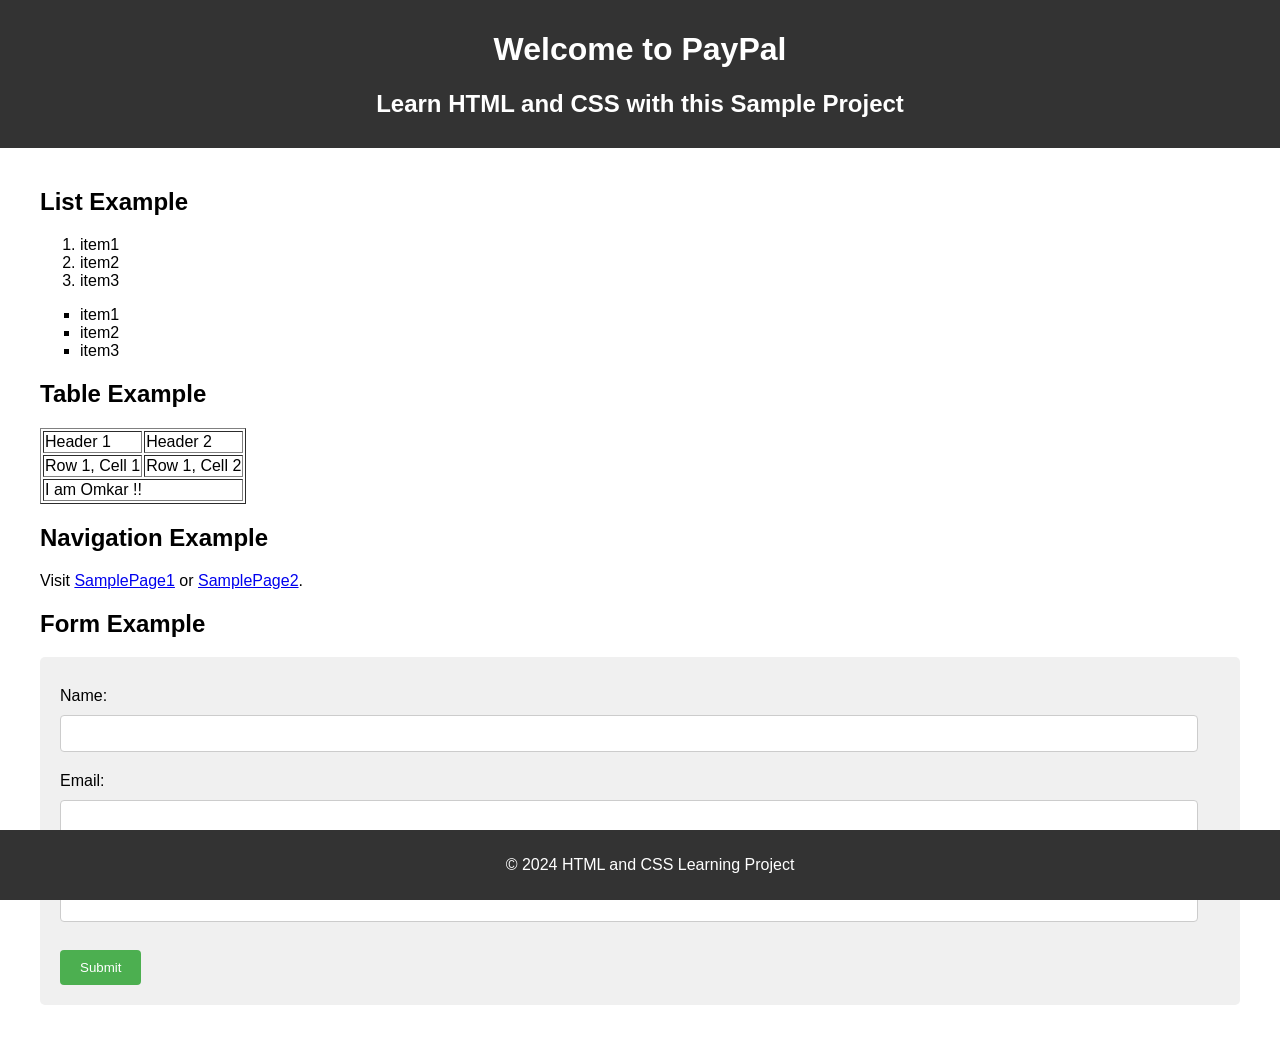
<file: week1/task1/index.html>
<!DOCTYPE html>
<html lang="en">

<head>
    <meta charset="UTF-8">
    <meta name="viewport" content="width=device-width, initial-scale=1.0">
    <title>HTML and CSS Learning Project</title>
    <link rel="stylesheet" href="styles.css">
</head>

<body>
    <header>
        <h1>Welcome to PayPal</h1>
        <h2>Learn HTML and CSS with this Sample Project</h2>
    </header>

    <main>
        <section>
            <h2>List Example</h2>
            <ol>
                <li>item1</li>
                <li>item2</li>
                <li>item3</li>
            </ol>
            <ul style="list-style-type: square;">
                <li>item1</li>
                <li>item2</li>
                <li>item3</li>
            </ul>
        </section>

        <section>
            <h2>Table Example</h2>
            <table border="1">
                <tr>
                    <td>Header 1</td>
                    <td>Header 2</td>
                </tr>
                <tr>
                    <td>Row 1, Cell 1</td>
                    <td>Row 1, Cell 2</td>
                </tr>
                <tr>
                    <td colspan="2">I am Omkar !!</td>
                </tr>

            </table>
        </section>

        <section id="navigation">
            <h2>Navigation Example</h2>
            <p>Visit <a href="page1.html">SamplePage1</a> or <a href="page2.html">SamplePage2</a>.</p>

        </section>

        <section>
            <h2>Form Example</h2>
            <form action="#" method="post">
                <label for="name">Name:</label>
                <input type="text" id="name" name="name">
                <br>
                <label for="email">Email:</label>
                <input type="email" id="email" name="email">
                <br>
                <label for="phone">Phone:</label>
                <input type="tel" id="phone" name="phone">
                <br><br>
                <input type="submit" value="Submit">
            </form>
        </section>
    </main>

    <footer>
        <p>&copy; 2024 HTML and CSS Learning Project</p>
    </footer>
</body>

</html>
</file>
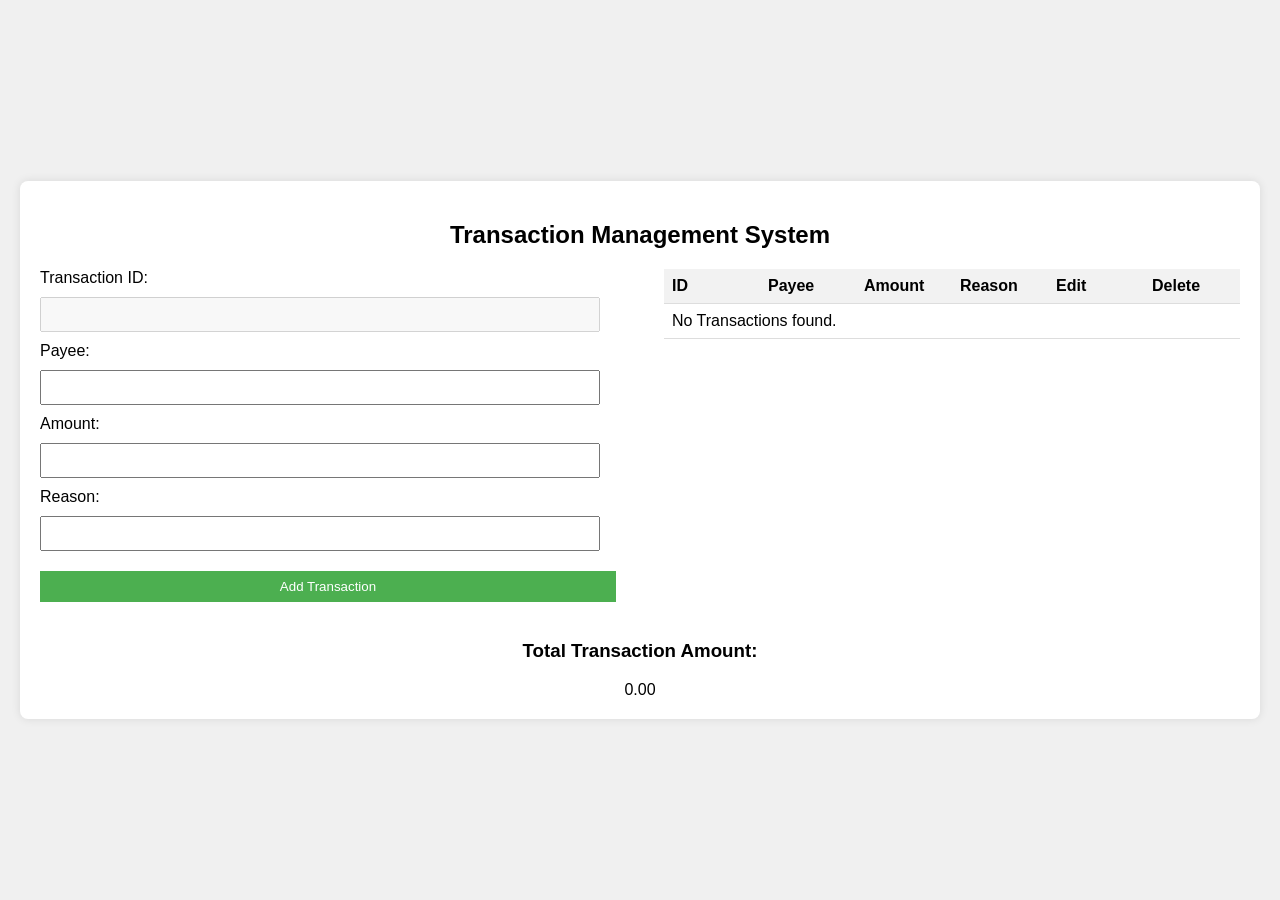
<file: week1/tasks2/index.html>
<!DOCTYPE html>
<html lang="en">
<head>
    <meta charset="UTF-8">
    <meta name="viewport" content="width=device-width, initial-scale=1.0">
    <title>JavaScript Task: Transaction Management System</title>
    <link rel="stylesheet" href="styles.css">
</head>
<body>
    <div class="container">
        <h2>Transaction Management System</h2>
        <div class="content">
            <div class="form-container">
                <form id="transactionForm">
                    <label for="transactionId">Transaction ID:</label>
                    <input type="text" id="transactionId" name="transactionId" disabled>
                    <label for="payee">Payee:</label>
                    <input type="text" id="payee" name="payee" required>
                    <label for="amount">Amount:</label>
                    <input type="number" id="amount" name="amount" step="0.01" required>
                    <label for="reason">Reason:</label>
                    <input type="text" id="reason" name="reason">
                    <button type="submit">Add Transaction</button>
                </form>
            </div>
            <div class="table-container">
                <table id="transactionTable">
                    <thead>
                        <tr>
                            <th>ID</th>
                            <th>Payee</th>
                            <th>Amount</th>
                            <th>Reason</th>
                            <th>Edit</th>
                            <th>Delete</th>
                        </tr>
                    </thead>
                    <tbody>
                        <tr id="noTransactionMessage">
                            <td colspan="6">No Transactions found.</td>
                        </tr>
                    </tbody>
                </table>
            </div>
        </div>
        
        <!-- Total Transaction Amount Display -->
        <div class="total-container">
            <h3>Total Transaction Amount:</h3>
            <div id="totalTransactionAmount">0.00</div> <!-- Initially set to 0.00, will be updated dynamically -->
        </div>
    </div>
    <script src="script.js"></script>
</body>
</html>
</file>
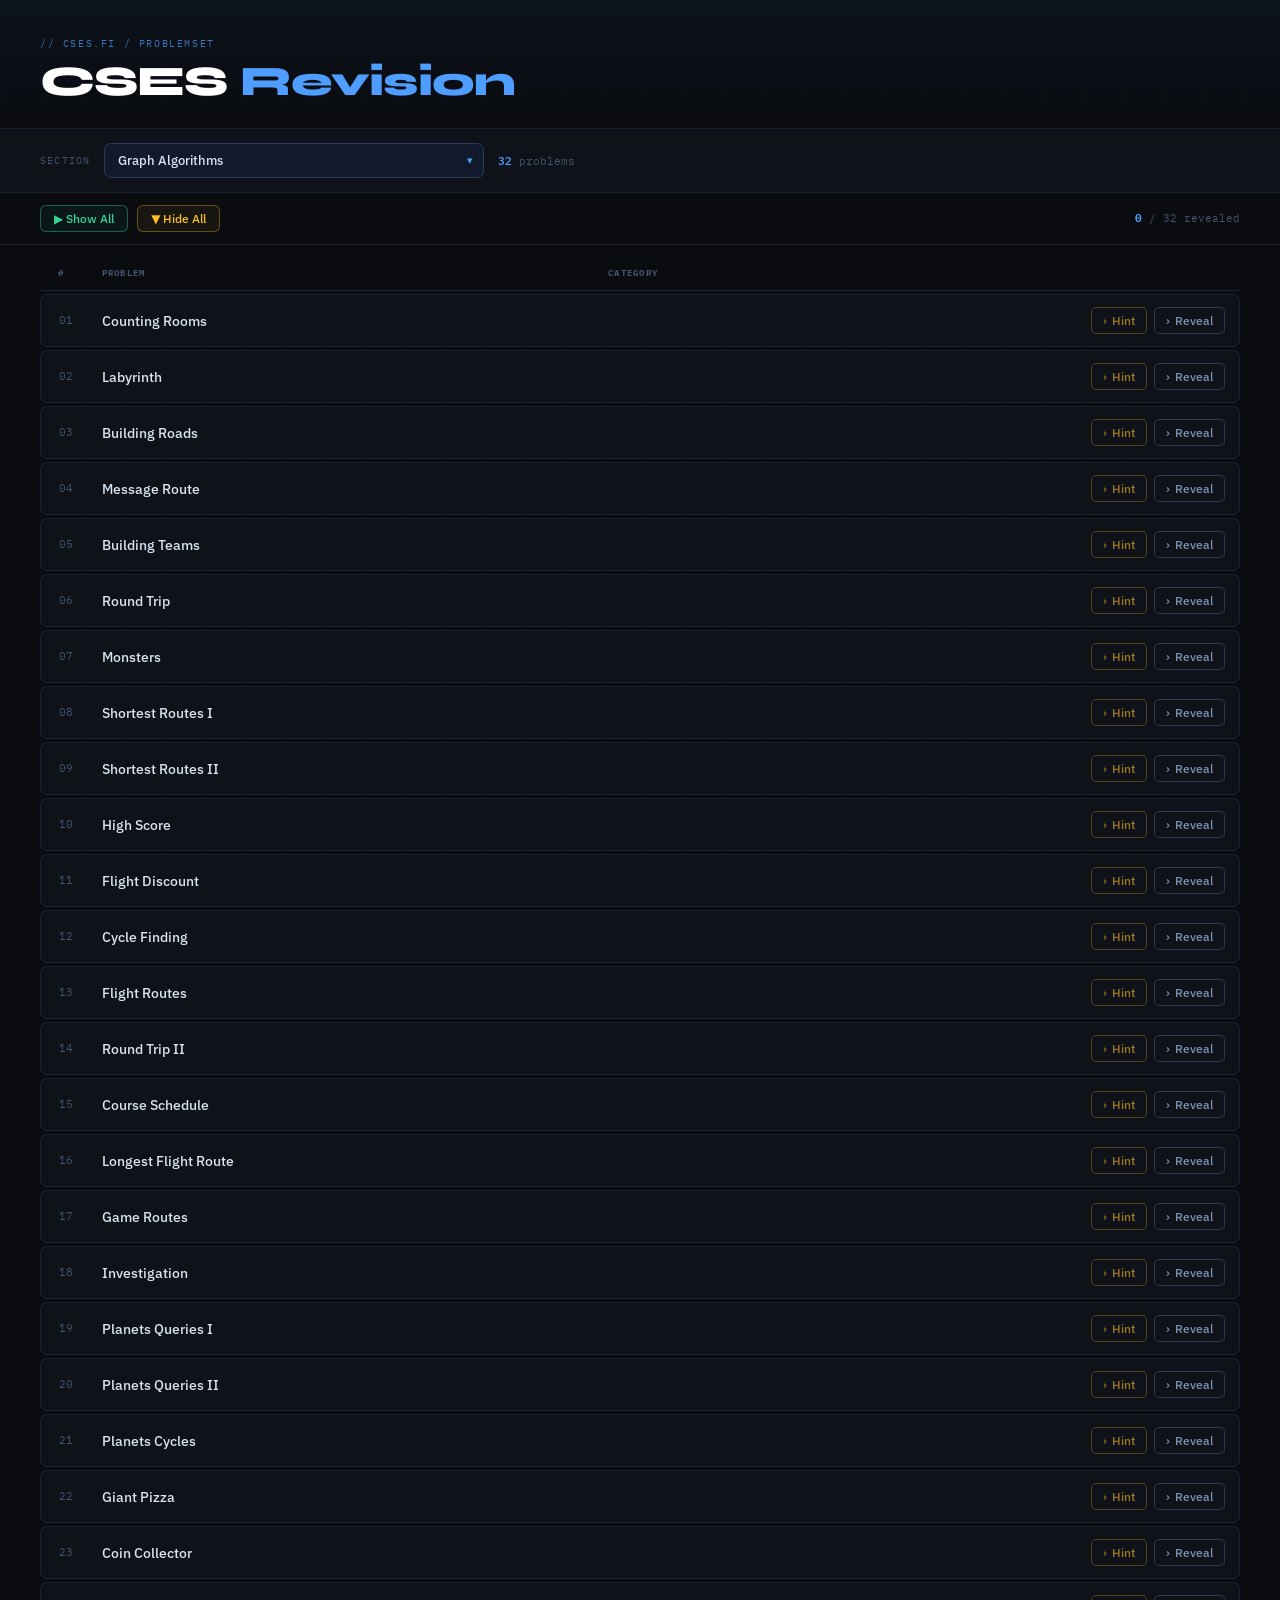
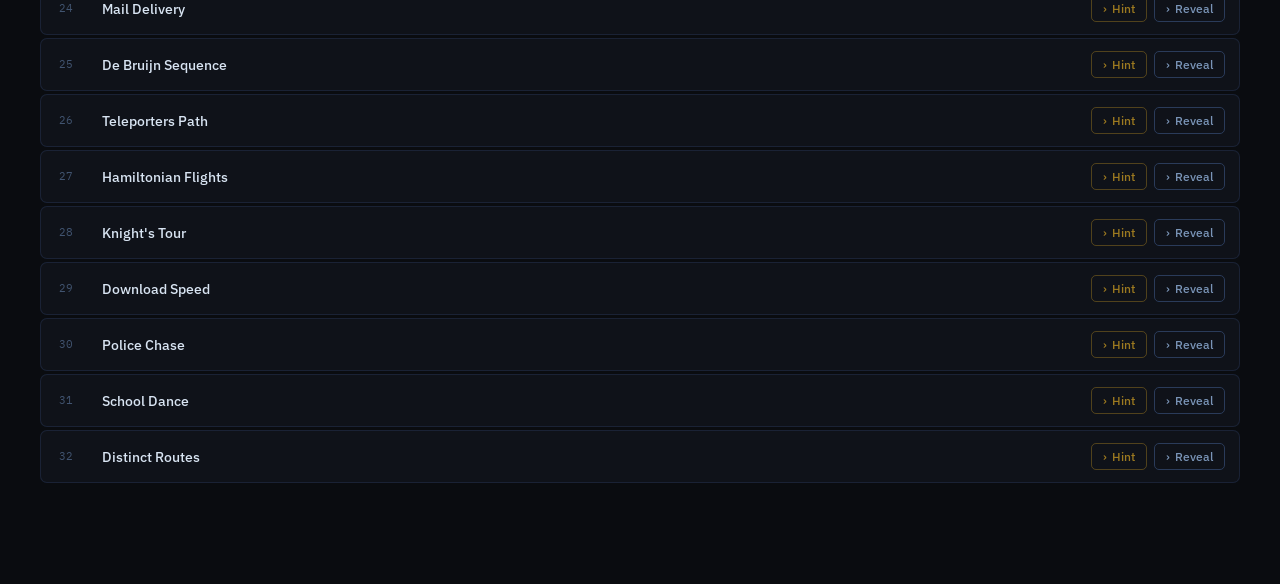
<file: cses_revision.html>
<!DOCTYPE html>
<html lang="en">
<head>
<meta charset="UTF-8">
<meta name="viewport" content="width=device-width, initial-scale=1.0">
<title>CSES Revision</title>
<link href="https://fonts.googleapis.com/css2?family=IBM+Plex+Sans:wght@400;500;600&family=IBM+Plex+Mono:wght@400;500&family=Syne:wght@700;800&display=swap" rel="stylesheet">
<style>
:root {
  --bg: #0a0c10;
  --surface: #0f1219;
  --surface2: #0c1020;
  --border: #1a2235;
  --border-hi: #2a3b5a;
  --accent: #4f9eff;
  --accent2: #a78bfa;
  --green: #34d399;
  --yellow: #fbbf24;
  --text: #d8e4f2;
  --text-dim: #7a95b8;
  --muted: #415470;
  --subtle: #111a2c;
  --row-hover: #0d1523;
  --sans: 'IBM Plex Sans', system-ui, sans-serif;
  --mono: 'IBM Plex Mono', 'Fira Code', monospace;
  --display: 'Syne', sans-serif;
}

* { margin: 0; padding: 0; box-sizing: border-box; }

body {
  background: var(--bg);
  color: var(--text);
  font-family: var(--sans);
  font-size: 14px;
  line-height: 1.6;
  min-height: 100vh;
  padding-bottom: 80px;
}

body::before {
  content: '';
  position: fixed;
  inset: 0;
  background-image:
    linear-gradient(rgba(79,158,255,0.022) 1px, transparent 1px),
    linear-gradient(90deg, rgba(79,158,255,0.022) 1px, transparent 1px);
  background-size: 40px 40px;
  pointer-events: none;
  z-index: 0;
}

/* ─── Header ────────────────────────────────────────── */
.header {
  position: relative; z-index: 1;
  padding: 36px 40px 24px;
  border-bottom: 1px solid var(--border);
  background: linear-gradient(180deg, rgba(79,158,255,0.05) 0%, transparent 100%);
}

.eyebrow {
  font-family: var(--mono);
  font-size: 10px;
  letter-spacing: 0.16em;
  text-transform: uppercase;
  color: var(--accent);
  opacity: 0.7;
  margin-bottom: 8px;
}

.site-title {
  font-family: var(--display);
  font-size: clamp(24px, 3.5vw, 42px);
  font-weight: 800;
  line-height: 1.05;
  letter-spacing: -0.02em;
  color: #fff;
}
.site-title span { color: var(--accent); }

/* ─── Section bar ───────────────────────────────────── */
.section-bar {
  position: relative; z-index: 2;
  display: flex; align-items: center; gap: 14px; flex-wrap: wrap;
  padding: 14px 40px;
  background: var(--surface);
  border-bottom: 1px solid var(--border);
}

.section-label {
  font-family: var(--mono);
  font-size: 10px; letter-spacing: 0.12em;
  text-transform: uppercase; color: var(--muted);
  white-space: nowrap;
}

.select-wrap {
  position: relative; flex: 1; min-width: 200px; max-width: 380px;
}

.select-wrap::after {
  content: '▾'; position: absolute; right: 12px; top: 50%;
  transform: translateY(-50%); color: var(--accent);
  font-size: 11px; pointer-events: none;
}

select#section-picker {
  width: 100%; appearance: none;
  background: var(--subtle);
  border: 1px solid var(--border-hi);
  color: var(--text);
  font-family: var(--sans); font-size: 13px; font-weight: 500;
  padding: 8px 34px 8px 13px;
  border-radius: 7px; cursor: pointer; outline: none;
  transition: border-color 0.15s;
}
select#section-picker:hover, select#section-picker:focus { border-color: var(--accent); }
select#section-picker option { background: #111827; color: var(--text); }

.section-meta {
  font-family: var(--mono); font-size: 11px; color: var(--muted);
}
.section-meta strong { color: var(--accent); font-weight: 600; }

/* ─── Controls ──────────────────────────────────────── */
.controls {
  position: relative; z-index: 1;
  display: flex; align-items: center; gap: 9px; flex-wrap: wrap;
  padding: 12px 40px;
  border-bottom: 1px solid var(--border);
  background: var(--bg);
}

.ctrl-btn {
  font-family: var(--sans); font-size: 12px; font-weight: 500;
  padding: 5px 13px; border-radius: 6px; cursor: pointer;
  transition: all 0.15s; border: 1px solid var(--border-hi);
  background: var(--subtle); color: var(--text-dim);
}
.ctrl-btn:hover { color: var(--text); background: var(--border-hi); }
.ctrl-btn.show-all { border-color: rgba(52,211,153,.4); color: var(--green); background: rgba(52,211,153,.06); }
.ctrl-btn.show-all:hover { background: rgba(52,211,153,.12); }
.ctrl-btn.hide-all { border-color: rgba(251,191,36,.35); color: var(--yellow); background: rgba(251,191,36,.06); }
.ctrl-btn.hide-all:hover { background: rgba(251,191,36,.12); }

.counter { margin-left: auto; font-family: var(--mono); font-size: 11px; color: var(--muted); }
.counter strong { color: var(--accent); }

/* ─── Table ─────────────────────────────────────────── */
.table-wrap { position: relative; z-index: 1; padding: 18px 40px; }

table { width: 100%; border-collapse: separate; border-spacing: 0 3px; }

thead th {
  font-family: var(--mono); font-size: 9px;
  letter-spacing: 0.14em; text-transform: uppercase;
  color: var(--muted); padding: 0 14px 10px; text-align: left;
  border-bottom: 1px solid var(--border);
}
thead th:first-child { padding-left: 18px; }

/* ─── Problem row ───────────────────────────────────── */
.problem-row { background: var(--surface); transition: background 0.12s; }
.problem-row:hover { background: var(--row-hover); }

.problem-row td {
  padding: 12px 14px; vertical-align: middle;
  border-top: 1px solid var(--border);
  border-bottom: 1px solid var(--border);
}
.problem-row td:first-child {
  padding-left: 18px;
  border-left: 1px solid var(--border);
  border-radius: 7px 0 0 7px;
}
.problem-row td:last-child {
  border-right: 1px solid var(--border);
  border-radius: 0 7px 7px 0;
}

.problem-row.is-open td,
.problem-row.hint-open td {
  border-color: var(--border-hi);
  border-bottom: none;
  border-radius: 7px 7px 0 0;
}
.problem-row.is-open td:first-child,
.problem-row.hint-open td:first-child { border-radius: 7px 0 0 0; }
.problem-row.is-open td:last-child,
.problem-row.hint-open td:last-child { border-radius: 0 7px 0 0; }

.num {
  font-family: var(--mono); font-size: 11px;
  color: var(--muted); width: 34px; letter-spacing: 0.03em;
}

.prob-name {
  font-family: var(--sans); font-size: 14px; font-weight: 500; color: var(--text);
}
.prob-name a { color: inherit; text-decoration: none; transition: color 0.12s; }
.prob-name a:hover { color: var(--accent); }

/* Category — hidden until solution is revealed */
.cat-cell { width: 130px; }

.cat {
  display: none;                /* ← hidden by default */
  font-family: var(--mono);
  font-size: 10px; font-weight: 500;
  padding: 3px 8px; border-radius: 4px;
  letter-spacing: 0.06em; white-space: nowrap;
}
/* Only show when solution row is open */
.problem-row.is-open .cat { display: inline-block; }

.cat-bfs  { background: rgba(79,158,255,.12);  color: #7ab8ff; border: 1px solid rgba(79,158,255,.25); }
.cat-dfs  { background: rgba(167,139,250,.12); color: #c4b5fd; border: 1px solid rgba(167,139,250,.25); }
.cat-sp   { background: rgba(52,211,153,.12);  color: #6ee7b7; border: 1px solid rgba(52,211,153,.25); }
.cat-mst  { background: rgba(251,191,36,.12);  color: #fcd34d; border: 1px solid rgba(251,191,36,.25); }
.cat-flow { background: rgba(251,113,133,.12); color: #fca5a5; border: 1px solid rgba(251,113,133,.25); }
.cat-scc  { background: rgba(249,115,22,.12);  color: #fdba74; border: 1px solid rgba(249,115,22,.25); }
.cat-misc { background: rgba(100,116,139,.12); color: #94a3b8; border: 1px solid rgba(100,116,139,.25); }

/* Button group */
.btn-group { display: flex; gap: 7px; align-items: center; justify-content: flex-end; }

.hint-toggle {
  background: transparent;
  border: 1px solid rgba(251,191,36,.28);
  color: rgba(251,191,36,.6);
  font-family: var(--sans); font-size: 12px; font-weight: 500;
  padding: 5px 11px; border-radius: 5px; cursor: pointer;
  transition: all 0.14s;
  display: flex; align-items: center; gap: 5px; white-space: nowrap;
}
.hint-toggle:hover { background: rgba(251,191,36,.08); color: var(--yellow); border-color: var(--yellow); }
.hint-toggle.active { background: rgba(251,191,36,.09); color: var(--yellow); border-color: var(--yellow); }

.hchev { display: inline-block; transition: transform 0.17s; font-style: normal; line-height: 1; }
.hint-toggle.active .hchev { transform: rotate(90deg); }

.toggle-btn {
  background: transparent;
  border: 1px solid var(--border-hi);
  color: var(--text-dim);
  font-family: var(--sans); font-size: 12px; font-weight: 500;
  padding: 5px 11px; border-radius: 5px; cursor: pointer;
  transition: all 0.14s;
  display: flex; align-items: center; gap: 5px; white-space: nowrap;
}
.toggle-btn:hover { border-color: var(--accent); color: var(--accent); background: rgba(79,158,255,.07); }
.problem-row.is-open .toggle-btn { border-color: var(--accent2); color: var(--accent2); background: rgba(167,139,250,.08); }

.schev { display: inline-block; transition: transform 0.17s; font-style: normal; line-height: 1; }
.problem-row.is-open .schev { transform: rotate(90deg); }

/* ─── Hint row ──────────────────────────────────────── */
.hint-row { display: none; }
.hint-row.open { display: table-row; }

.hint-row td {
  padding: 0;
  border-left:  1px solid rgba(251,191,36,.28);
  border-right: 1px solid rgba(251,191,36,.28);
  border-bottom: 1px solid rgba(251,191,36,.16);
  background: rgba(251,191,36,.025);
}

.hint-row-inner { padding: 14px 16px 16px 68px; }

.hint-row-title {
  font-family: var(--mono); font-size: 9px; font-weight: 500;
  letter-spacing: 0.15em; text-transform: uppercase;
  color: rgba(251,191,36,.5); margin-bottom: 10px;
  display: flex; align-items: center; gap: 8px;
}
.hint-row-title::after { content: ''; flex: 1; height: 1px; background: rgba(251,191,36,.1); }

.hint-step { display: flex; gap: 11px; margin-bottom: 8px; align-items: flex-start; }
.hint-step:last-child { margin-bottom: 0; }

.hint-num {
  flex-shrink: 0; width: 19px; height: 19px; border-radius: 50%;
  background: rgba(251,191,36,.09); border: 1px solid rgba(251,191,36,.25);
  color: var(--yellow); font-family: var(--mono); font-size: 9px; font-weight: 600;
  display: flex; align-items: center; justify-content: center;
}

.hint-text {
  font-family: var(--sans); font-size: 13px;
  color: var(--text-dim); line-height: 1.65; padding-top: 1px;
}

/* ─── Solution (detail) row ─────────────────────────── */
.detail-row { display: none; }
.detail-row.open { display: table-row; }

.detail-row td {
  padding: 0;
  border: 1px solid var(--border-hi);
  border-top: none;
  border-radius: 0 0 7px 7px;
  background: var(--surface2);
}

.hint-row.open + .detail-row.open td {
  border-top: 1px solid var(--border-hi);
}

.detail-inner {
  padding: 16px 16px 18px 68px;
  display: grid; grid-template-columns: 1fr 1fr; gap: 18px;
}

.detail-section h3 {
  font-family: var(--mono); font-size: 9px; font-weight: 500;
  letter-spacing: 0.15em; text-transform: uppercase;
  color: var(--muted); margin-bottom: 10px;
  display: flex; align-items: center; gap: 8px;
}
.detail-section h3::after { content: ''; flex: 1; height: 1px; background: var(--border); }

.approach-block {
  margin-bottom: 9px; padding: 11px 13px;
  background: var(--subtle); border-radius: 6px;
  border-left: 3px solid var(--accent);
}
.approach-block:last-child { margin-bottom: 0; }

.approach-title {
  font-family: var(--sans); font-size: 12px; font-weight: 600;
  color: var(--accent); margin-bottom: 5px; letter-spacing: 0.01em;
}

.approach-desc {
  font-family: var(--sans); font-size: 13px;
  color: var(--text-dim); line-height: 1.65;
}

.tc-block {
  margin-bottom: 9px; padding: 10px 13px;
  background: var(--subtle); border-radius: 6px;
  border-left: 3px solid var(--green);
  display: flex; flex-direction: column; gap: 3px;
}
.tc-block:last-child { margin-bottom: 0; }

.tc-label { font-family: var(--mono); font-size: 10px; color: var(--muted); letter-spacing: 0.06em; }
.tc-value { font-family: var(--mono); font-size: 13px; color: var(--green); font-weight: 500; letter-spacing: 0.02em; }
.tc-note  { font-family: var(--mono); font-size: 10px; color: var(--muted); margin-top: 1px; }

.tc-explain {
  font-family: var(--sans); font-size: 12.5px;
  color: var(--text-dim); line-height: 1.62;
  margin-top: 6px; padding-top: 6px;
  border-top: 1px solid var(--border);
}

/* ─── Responsive ────────────────────────────────────── */
@media (max-width: 800px) {
  .header, .section-bar, .controls { padding-left: 16px; padding-right: 16px; }
  .table-wrap { padding: 12px 14px; }
  .detail-inner { grid-template-columns: 1fr; padding-left: 16px; }
  .hint-row-inner { padding-left: 16px; }
}

::-webkit-scrollbar { width: 5px; height: 5px; }
::-webkit-scrollbar-track { background: var(--bg); }
::-webkit-scrollbar-thumb { background: var(--border-hi); border-radius: 3px; }
</style>
</head>
<body>

<div class="header">
  <div class="eyebrow">// cses.fi / problemset</div>
  <div class="site-title">CSES <span>Revision</span></div>
</div>

<div class="section-bar">
  <span class="section-label">Section</span>
  <div class="select-wrap">
    <select id="section-picker" onchange="onSectionChange(this.value)"></select>
  </div>
  <span class="section-meta" id="section-meta"></span>
</div>

<div class="controls">
  <button class="ctrl-btn show-all" onclick="toggleAll(true)">▶ Show All</button>
  <button class="ctrl-btn hide-all" onclick="toggleAll(false)">▼ Hide All</button>
  <span class="counter"><strong id="open-count">0</strong> / <span id="total-count">0</span> revealed</span>
</div>

<div class="table-wrap">
  <table>
    <thead>
      <tr>
        <th>#</th>
        <th>Problem</th>
        <th>Category</th>
        <th style="text-align:right;padding-right:18px"></th>
      </tr>
    </thead>
    <tbody id="problem-table"></tbody>
  </table>
</div>

<script>
// ── CSES sections in platform order ───────────────────────
const SECTIONS = [
  { key: 'intro',      label: 'Introductory Problems' },
  { key: 'sorting',   label: 'Sorting and Searching' },
  { key: 'dp',         label: 'Dynamic Programming' },
  { key: 'graph',      label: 'Graph Algorithms' },
  { key: 'range',      label: 'Range Queries' },
  { key: 'tree',       label: 'Tree Algorithms' },
  { key: 'math',       label: 'Mathematics' },
  { key: 'string',     label: 'String Algorithms' },
  { key: 'geo',        label: 'Geometry' },
  { key: 'advanced',   label: 'Advanced Techniques' },
  { key: 'additional', label: 'Additional Problems' },
];

// ── Problem data ───────────────────────────────────────────
const PROBLEMS = {

graph: [
  { id:1192, name:"Counting Rooms",      cat:"dfs",  catLabel:"DFS/BFS",
    approaches:[{title:"Flood Fill (DFS/BFS)",desc:"For each unvisited '.' cell, launch DFS/BFS to mark the connected room. Count how many fresh traversals you start."}],
    tcs:[{label:"DFS/BFS",tc:"O(N·M)",note:"grid N×M",explain:"Every cell visited once, 4 neighbours each — total work linear in grid size."}],
    hints:["Each connected group of '.' cells is one room — count connected components.","Every fresh DFS/BFS launch from an unvisited cell = one new room.","Mark cells visited on entry so the same room isn't counted twice."]},

  { id:1193, name:"Labyrinth",           cat:"bfs",  catLabel:"BFS",
    approaches:[{title:"BFS + Path Reconstruction",desc:"BFS on grid from A. Track parent cell and direction taken. Trace back from B when reached."}],
    tcs:[{label:"BFS",tc:"O(N·M)",note:"",explain:"Each cell enqueued/dequeued once. Parent tracing adds at most O(N·M) more steps."}],
    hints:["BFS on grids gives shortest path by step count — each cell is a node, moves are edges.","Store parent[r][c] = which cell we came from. Trace back from B to A after BFS.","Also store the direction used to enter each cell to print the move string directly."]},

  { id:1666, name:"Building Roads",      cat:"dfs",  catLabel:"DSU/BFS",
    approaches:[{title:"Connected Components",desc:"Find components via DFS/BFS/DSU. k components need k−1 roads connecting one representative from each."}],
    tcs:[{label:"DFS/BFS",tc:"O(N + M)",note:"DSU: O(α·N)",explain:"DFS/BFS visits every node and edge once. DSU with path compression + union by rank is near-constant per operation."}],
    hints:["Count connected components first. Answer = (components − 1) roads.","Pick one representative node per component. Connect them with k−1 edges.","DSU is the cleanest approach: union nodes on each edge, collect roots."]},

  { id:1667, name:"Message Route",       cat:"bfs",  catLabel:"BFS",
    approaches:[{title:"BFS Shortest Path",desc:"BFS from node 1, store parents. If N is reached, reconstruct path. Otherwise IMPOSSIBLE."}],
    tcs:[{label:"BFS",tc:"O(N + M)",note:"",explain:"Each node enters the queue once (O(N)), each edge scanned once (O(M)). Path reconstruction ≤ O(N)."}],
    hints:["BFS from node 1 on an unweighted graph gives minimum-hop path.","Store parent[v]. After reaching N, trace N → parent[N] → … → 1, then reverse.","If N is never visited, print IMPOSSIBLE."]},

  { id:1668, name:"Building Teams",      cat:"bfs",  catLabel:"2-Coloring",
    approaches:[{title:"Bipartiteness Check",desc:"BFS/DFS 2-color the graph. Same-color edge = IMPOSSIBLE; else output colors."}],
    tcs:[{label:"BFS 2-color",tc:"O(N + M)",note:"",explain:"Standard BFS — every node colored once, every edge checked once."}],
    hints:["Can you assign each node team 0 or 1 so no edge joins same-team nodes? That's bipartiteness.","BFS: color start 0, neighbors 1, their neighbors 0. Conflict → IMPOSSIBLE.","Run from every unvisited node to handle disconnected graphs."]},

  { id:1669, name:"Round Trip",          cat:"dfs",  catLabel:"DFS",
    approaches:[{title:"Cycle via DFS Back-Edge",desc:"DFS with a stack. Back-edge to ancestor = cycle. Extract cycle from stack. Need ≥ 3 nodes."}],
    tcs:[{label:"DFS",tc:"O(N + M)",note:"",explain:"DFS visits each node and edge once. Cycle extraction walks the DFS stack ≤ O(N)."}],
    hints:["Cycle exists when DFS finds an edge back to a node still on the current recursion stack.","Keep a path stack. Back-edge u→v: cycle = stack from v to u, plus this edge.","Need at least 3 distinct nodes. Output IMPOSSIBLE if none found."]},

  { id:1194, name:"Monsters",            cat:"bfs",  catLabel:"Multi-BFS",
    approaches:[{title:"Multi-source BFS + Player BFS",desc:"BFS from all monsters simultaneously → monster-arrival grid. Then BFS player, only stepping to cells where player arrives strictly earlier."}],
    tcs:[{label:"Multi-source BFS",tc:"O(N·M)",note:"",explain:"Two BFS passes each visit every cell at most once — O(N·M) total."}],
    hints:["Precompute earliest monster arrival at every cell via one multi-source BFS (all monsters as sources).","Player BFS from 'A': only enter cell if player_time < monster_time there.","If player reaches a border cell, escape! Reconstruct path with parent pointers."]},

  { id:1671, name:"Shortest Routes I",   cat:"sp",   catLabel:"Dijkstra",
    approaches:[{title:"Dijkstra (single source)",desc:"Min-heap Dijkstra from node 1. Relax edges greedily. Output dist[1..N]."}],
    tcs:[{label:"Dijkstra",tc:"O((N+M) log N)",note:"directed, weighted",explain:"N heap extractions + M heap insertions, each O(log N). Total O((N+M) log N)."}],
    hints:["Classic SSSP on directed weighted graph. Use a min-heap.","dist[1]=0, all others ∞. Always process smallest-dist unvisited node next.","Relax edge u→v: if dist[u]+w < dist[v], update and push to heap."]},

  { id:1672, name:"Shortest Routes II",  cat:"sp",   catLabel:"Floyd-Warshall",
    approaches:[{title:"All-Pairs Shortest Paths",desc:"Floyd-Warshall O(N³). Init with edge weights, triple-loop relaxation. Answer queries in O(1)."}],
    tcs:[{label:"Floyd-Warshall",tc:"O(N³ + Q)",note:"N ≤ 500",explain:"Three nested loops over N give O(N³). With N=500 that's ~1.25×10⁸ — just feasible. Q queries are O(1) each."}],
    hints:["All-pairs shortest paths. With N ≤ 500, Floyd-Warshall's O(N³) fits in time.","Initialize dist[i][j] = min edge weight (∞ if none, 0 if i==j). For multi-edges take min.","Triple loop: for k in 1..N: for i,j: dist[i][j] = min(dist[i][j], dist[i][k]+dist[k][j])."]},

  { id:1673, name:"High Score",          cat:"sp",   catLabel:"Bellman-Ford",
    approaches:[{title:"Longest Path / Positive Cycle",desc:"Negate weights → longest path = shortest path. Bellman-Ford. Positive cycle reachable to N → output −1."}],
    tcs:[{label:"Bellman-Ford",tc:"O(N·M)",note:"",explain:"N−1 relaxation rounds × M edges = O(N·M). Extra round N detects positive cycles."}],
    hints:["Maximize score = longest path. Negate edge weights to convert to shortest path.","Run Bellman-Ford on negated graph. Extra Nth round: if any edge still relaxes and node can reach N → output −1.","Answer is −dist[N] (negate back)."]},

  { id:1676, name:"Flight Discount",     cat:"sp",   catLabel:"Dijkstra",
    approaches:[{title:"State-space Dijkstra",desc:"State (node, coupon_used ∈ {0,1}). Dijkstra on 2N nodes. Optionally halve edge weight when using coupon."}],
    tcs:[{label:"Dijkstra on 2N states",tc:"O((N+M) log N)",note:"",explain:"State space doubles by constant factor 2. Dijkstra complexity unchanged asymptotically."}],
    hints:["Add a boolean dimension to state: coupon used or not?","State = (node, used). From (u,0) on edge w: go to (v,0) with cost w, or (v,1) with cost w/2.","Answer = min(dist[N][0], dist[N][1])."]},

  { id:1678, name:"Cycle Finding",       cat:"sp",   catLabel:"Bellman-Ford",
    approaches:[{title:"Detect Negative Cycle",desc:"Run N Bellman-Ford rounds. Relaxation in round N → negative cycle. Walk N parent pointers to land inside it."}],
    tcs:[{label:"Bellman-Ford",tc:"O(N·M)",note:"",explain:"One extra O(M) round beyond N−1. Walking N parent pointers is O(N). Total still O(N·M)."}],
    hints:["Bellman-Ford normally does N−1 rounds. If any edge relaxes in round N, a negative cycle exists.","From that updated node, follow parent[] N times — guaranteed to land inside the cycle.","Walk the cycle via parent[] until a node repeats — collect and print it."]},

  { id:1679, name:"Flight Routes",       cat:"sp",   catLabel:"Dijkstra",
    approaches:[{title:"K-Shortest Paths",desc:"Modified Dijkstra: allow each node to be popped up to K times. The Kth pop of N gives the Kth shortest."}],
    tcs:[{label:"K-Dijkstra",tc:"O(K·M log(KN))",note:"",explain:"Each of N nodes pushed up to K times → K·N heap entries. M edges × K insertions. Log factor from heap size K·N."}],
    hints:["Let each node be popped from the heap up to K times instead of once.","Track pop_count[v]. Process v's edges only if pop_count[v] ≤ K.","The Kth time node N is popped = Kth shortest distance."]},

  { id:1680, name:"Round Trip II",       cat:"dfs",  catLabel:"DFS",
    approaches:[{title:"Directed Graph Cycle",desc:"3-color DFS: WHITE/GRAY/BLACK. Back-edge to GRAY node → cycle. Reconstruct via parent pointers."}],
    tcs:[{label:"DFS",tc:"O(N + M)",note:"directed",explain:"Each node visited once, each directed edge examined once. Stack traversal for cycle extraction ≤ O(N)."}],
    hints:["3-color DFS: unvisited (WHITE), on current path (GRAY), fully processed (BLACK).","Edge to a GRAY node is a back-edge → cycle exists. Cycle = DFS stack from target to current.","Record parent[] during DFS. Trace from cycle-end back to cycle-start."]},

  { id:1681, name:"Course Schedule",     cat:"misc", catLabel:"Topo Sort",
    approaches:[{title:"Kahn's Algorithm",desc:"BFS-based topo sort. Remove 0-indegree nodes iteratively. Cycle detected if < N nodes processed."}],
    tcs:[{label:"Kahn's BFS",tc:"O(N + M)",note:"",explain:"Each node enqueued once (O(N)), each edge processed once when source is dequeued (O(M))."}],
    hints:["Process courses with no prerequisites first — that's topological sort.","Kahn's: queue all 0-indegree nodes, pop, add to order, decrement neighbors' indegrees, enqueue newly zero ones.","If < N nodes processed → cycle → IMPOSSIBLE."]},

  { id:1682, name:"Longest Flight Route", cat:"sp",  catLabel:"DAG DP",
    approaches:[{title:"DP on topological order",desc:"Topo-sort. dp[v] = max(dp[u]+1) for each edge u→v. Track parents for path reconstruction."}],
    tcs:[{label:"Topo DP",tc:"O(N + M)",note:"",explain:"Topo sort O(N+M). One O(1) comparison per edge in DP pass. Path reconstruction O(N)."}],
    hints:["Longest path in a DAG — topo order guarantees all predecessors are ready.","dp[v] = max(dp[u]+1) over in-edges u→v. dp[1]=1, rest = −∞ initially.","Track parent[v]. If dp[N] is −∞ after DP, output IMPOSSIBLE."]},

  { id:1683, name:"Game Routes",         cat:"sp",   catLabel:"DAG DP",
    approaches:[{title:"Count paths in DAG",desc:"Topo-sort. dp[v] = Σdp[u] for all u→v. dp[1]=1. Answer = dp[N] mod 1e9+7."}],
    tcs:[{label:"Topo DP",tc:"O(N + M)",note:"",explain:"Same structure as longest path DP. One addition per edge, all O(1). Modular reduction at each step."}],
    hints:["Count paths from 1 to N in a DAG.","dp[v] = sum of dp[u] for each in-edge u→v. dp[1] = 1.","Modulo 1e9+7 at every addition to avoid overflow."]},

  { id:1684, name:"Investigation",       cat:"sp",   catLabel:"Dijkstra",
    approaches:[{title:"Dijkstra with multi-value tracking",desc:"Track (min_dist, count, min_flights, max_flights) per node. Update all four on each relaxation."}],
    tcs:[{label:"Dijkstra",tc:"O((N+M) log N)",note:"",explain:"Four values per node adds a constant factor to each relaxation but doesn't change operation count — same asymptotic as standard Dijkstra."}],
    hints:["Run Dijkstra but maintain 4 values per node: (dist, path_count, min_hops, max_hops).","Equal dist → accumulate count and update min/max hops. Better dist → reset all four.","Initialize node 1 as (0, 1, 0, 0). Use mod for count."]},

  { id:1685, name:"Planets Queries I",   cat:"misc", catLabel:"Binary Lifting",
    approaches:[{title:"Sparse Table on Functional Graph",desc:"anc[v][k] = 2^k-th step from v. Build level-by-level. Query by binary decomposition of t."}],
    tcs:[{label:"Build O(N log N)",tc:"Query O(log N)",note:"",explain:"N nodes × log N levels, each filled in O(1). Query decomposes t into ≤ 30 bits."}],
    hints:["Every planet has exactly one teleporter — a functional graph. Need node after t steps from v.","Precompute anc[v][k] = 2^k-th successor. anc[v][0]=teleporter[v], anc[v][k]=anc[anc[v][k−1]][k−1].","For query (v,t): for each set bit k in t, jump v = anc[v][k]."]},

  { id:1686, name:"Planets Queries II",  cat:"misc", catLabel:"Binary Lifting",
    approaches:[{title:"Functional Graph + Cycles",desc:"Components are ρ-shaped. Binary lift to cycle entry. Modular arithmetic on cycle for intra-cycle distances."}],
    tcs:[{label:"Build O(N log N)",tc:"Query O(log N)",note:"",explain:"Cycle detection O(N). Sparse table O(N log N). Each query ≤ O(log N) jumps + O(1) cycle arithmetic."}],
    hints:["Each functional graph component is rho-shaped: a tail into a cycle. Find which nodes are on cycles and cycle lengths.","For query (u,v): advance u to cycle entry using binary lifting, then modular arithmetic within cycle.","If v isn't reachable from u (e.g. u already past v on the tail), output −1."]},

  { id:1687, name:"Planets Cycles",      cat:"dfs",  catLabel:"DFS",
    approaches:[{title:"Cycle Length in Functional Graph",desc:"3-color DFS on functional graph. On revisit of in-chain node, measure cycle. For tail nodes: dist[v] = dist[succ]+1."}],
    tcs:[{label:"DFS",tc:"O(N)",note:"functional graph",explain:"Exactly N edges (one per node). Each node visited once — both cycle detection and dist computation are O(N)."}],
    hints:["Follow chains; the chain loops back → that's the cycle. Measure its length.","3-color nodes: unvisited / in-chain / done. Revisit of in-chain node = cycle entry.","Tail nodes: dist[v] = dist[successor]+1. Memoize once successor is resolved."]},

  { id:1688, name:"Giant Pizza",         cat:"misc", catLabel:"2-SAT",
    approaches:[{title:"2-SAT via SCC",desc:"Clause (a OR b) → implications ¬a→b and ¬b→a. Build graph, find SCCs (Tarjan). xᵢ = true iff comp(xᵢ) > comp(¬xᵢ) in reverse topo order."}],
    tcs:[{label:"Tarjan SCC",tc:"O(N + M)",note:"",explain:"2N nodes, 2M edges in implication graph. Tarjan O(V+E). Assignment pass O(N)."}],
    hints:["Each constraint 'at least one of ±a, ±b' is a 2-SAT clause: equivalent to (¬a→b) AND (¬b→a).","Build implication graph with 2N nodes. Find SCCs with Tarjan or Kosaraju.","If xᵢ and ¬xᵢ share an SCC → IMPOSSIBLE. Else xᵢ = true iff SCC(xᵢ) is later in topo order than SCC(¬xᵢ)."]},

  { id:1689, name:"Coin Collector",      cat:"scc",  catLabel:"SCC + DP",
    approaches:[{title:"SCC Condensation + DAG DP",desc:"Find SCCs, sum coins in each. Condense to DAG. DP for max-weight path from any source with indegree 0."}],
    tcs:[{label:"Tarjan + DAG DP",tc:"O(N + M)",note:"",explain:"Tarjan O(N+M). Condensation O(N+M). DAG DP processes each condensed node/edge once — still O(N+M)."}],
    hints:["Within an SCC you can collect all coins. Treat each SCC as one super-node with value = sum of coins.","Condense graph: SCC → node, inter-SCC edges remain (deduplicate). Result is a DAG.","Max-weight path DP on condensed DAG. Initialize all source SCCs (indegree=0) with their coin sum."]},

  { id:1690, name:"Mail Delivery",       cat:"misc", catLabel:"Eulerian",
    approaches:[{title:"Hierholzer's Algorithm",desc:"Check: all degrees even + graph connected. Then Hierholzer's: follow edges until stuck, splice sub-tours."}],
    tcs:[{label:"Hierholzer's",tc:"O(N + M)",note:"",explain:"Each edge traversed and removed exactly once. Sub-tour splicing is O(1) amortized per edge."}],
    hints:["Eulerian circuit exists iff every vertex has even degree AND graph is connected (ignoring isolated nodes).","Check both conditions first. Fail either → IMPOSSIBLE.","Hierholzer's: follow edges greedily until stuck, then splice sub-tours at nodes with unused edges."]},

  { id:1691, name:"De Bruijn Sequence",  cat:"misc", catLabel:"Eulerian",
    approaches:[{title:"Eulerian Circuit on de Bruijn Graph",desc:"Nodes = (k−1)-bit strings, edges = k-bit strings. Eulerian circuit traversal gives the de Bruijn sequence."}],
    tcs:[{label:"Hierholzer's",tc:"O(2^k)",note:"",explain:"2^(k−1) nodes, 2^k edges. Build O(2^k). Hierholzer's traverses each edge once."}],
    hints:["Every k-bit string should appear as a substring once. Model: nodes are (k−1)-bit strings, each k-bit string is a directed edge.","Each edge shifts a bit into the node. An Eulerian circuit uses every edge exactly once → de Bruijn sequence.","Apply Hierholzer's on this directed graph."]},

  { id:1692, name:"Teleporters Path",    cat:"misc", catLabel:"Eulerian",
    approaches:[{title:"Eulerian Path (directed)",desc:"Check degree conditions: one node out−in=1 (start), one in−out=1 (end), rest equal. Check connectivity. Hierholzer's on directed graph."}],
    tcs:[{label:"Hierholzer's directed",tc:"O(N + M)",note:"",explain:"Degree check O(N+M). Connectivity check O(N+M). Hierholzer's visits each edge once — total O(N+M)."}],
    hints:["Directed Eulerian path requires: exactly one node with out−in=1 (start), one with in−out=1 (end), all others equal. Plus connectivity.","Fail any condition → IMPOSSIBLE.","Directed Hierholzer's: follow outgoing edges, marking used ones, splice sub-paths where needed."]},

  { id:1693, name:"Hamiltonian Flights", cat:"misc", catLabel:"Bitmask DP",
    approaches:[{title:"Hamiltonian Path DP",desc:"dp[mask][v] = count of paths visiting exactly mask, ending at v. Transition: dp[mask|(1<<v)][v] += dp[mask][u] for each u→v."}],
    tcs:[{label:"Bitmask DP",tc:"O(2^N · N)",note:"N ≤ 20",explain:"2^N subsets × N ending nodes = 2^N·N states. Each transition O(1) amortized over edges."}],
    hints:["State: dp[mask][v] = number of paths visiting exactly the nodes in mask, ending at v.","Transition: dp[mask|(1<<v)][v] += dp[mask][u] for each edge u→v, if v not already in mask.","Base: dp[1<<0][0] = 1. Answer: dp[(1<<N)−1][N−1] mod 1e9+7."]},

  { id:1694, name:"Knight's Tour",       cat:"misc", catLabel:"Warnsdorff",
    approaches:[{title:"Warnsdorff's Heuristic",desc:"Always move to the neighbor with fewest onward moves. Single greedy pass finds a complete tour on 8×8."}],
    tcs:[{label:"Warnsdorff greedy",tc:"O(N²) empirically",note:"heuristic",explain:"N² cells visited, ≤8 moves evaluated per cell. No backtracking needed — O(8·N²) = O(N²)."}],
    hints:["Naive backtracking is exponential. Warnsdorff's heuristic works in one greedy pass.","Always move the knight to the unvisited cell with the fewest onward moves.","For 8×8 board this always finds a complete tour. Break ties by any consistent rule."]},

  { id:1695, name:"Download Speed",      cat:"flow", catLabel:"Max Flow",
    approaches:[{title:"Dinic's Max Flow",desc:"Node 1 = source, N = sink. Dinic's: BFS builds level graph, DFS finds blocking flow. Repeat until no augmenting path."}],
    tcs:[{label:"Dinic's",tc:"O(V²·E)",note:"fast in practice",explain:"At most V BFS phases (path length increases each time). Each blocking-flow DFS costs O(V·E). Practical performance is much better on typical inputs."}],
    hints:["Direct max-flow: node 1 = source, node N = sink.","Dinic's: BFS to build level graph (shortest augmenting path), then DFS to find blocking flow. Repeat.","Maintain residual graph: each edge u→v (cap c) gets a reverse edge v→u (cap 0). Push flow, adjust both."]},

  { id:1696, name:"Police Chase",        cat:"flow", catLabel:"Min Cut",
    approaches:[{title:"Max-Flow Min-Cut",desc:"Max flow = min cut by theorem. After Dinic's, BFS residual graph from source. Saturated edges crossing S→T side form the cut."}],
    tcs:[{label:"Dinic's + BFS",tc:"O(V²·E)",note:"",explain:"Dinic's dominates. Final BFS to find min-cut partition is O(V+E) — negligible."}],
    hints:["Min-cut equals max-flow by the max-flow min-cut theorem.","Run Dinic's for max flow. Then BFS on residual graph from node 1 — reachable nodes = S-side.","Original edges from S-side to T-side with zero residual capacity = the min cut. Print these edges."]},

  { id:1697, name:"School Dance",        cat:"flow", catLabel:"Bipartite Match",
    approaches:[{title:"Hopcroft-Karp / Dinic's",desc:"Source → boys (cap 1), girls → sink (cap 1), pair edges (cap 1). Max flow = matching. Extract pairs from saturated edges."}],
    tcs:[{label:"Hopcroft-Karp",tc:"O(E √V)",note:"",explain:"At most O(√V) BFS phases (proof via augmenting path length argument). Each phase DFS costs O(E)."}],
    hints:["Bipartite matching via max flow: source → boys, boys → girls (valid pairs), girls → sink, all capacity 1.","Max flow = max matching size.","Matched pairs = boy→girl edges with residual capacity 0 (flow = 1)."]},

  { id:1699, name:"Distinct Routes",     cat:"flow", catLabel:"Edge-Disjoint",
    approaches:[{title:"Edge-Disjoint Paths",desc:"Capacity 1 per edge. Max flow = count of edge-disjoint paths. Reconstruct each by DFS on flow graph, zeroing used edges."}],
    tcs:[{label:"Dinic's",tc:"O(E · F)",note:"F = max flow",explain:"Unit capacities: each augmenting path saturates at least one edge. DFS per path = O(E). Total O(E·F) where F ≤ N."}],
    hints:["Set capacity 1 on every edge. Max flow = number of edge-disjoint paths from 1 to N.","Reconstruct: DFS from node 1, follow flow=1 edges, zero them out to avoid reuse.","Print max flow value then each path."]},
],

intro: [
  {id:1068,name:"Weird Algorithm",       cat:"misc",catLabel:"Simulation",   approaches:[{title:"Collatz Sequence",desc:"Apply n→n/2 if even, n→3n+1 if odd. Repeat until n=1."}],tcs:[{label:"Simulation",tc:"O(steps)",note:"terminates empirically"}]},
  {id:1083,name:"Missing Number",        cat:"misc",catLabel:"Math",         approaches:[{title:"Sum formula",desc:"Expected = N*(N+1)/2. Subtract given sum."}],tcs:[{label:"O(N)",tc:"O(N)",note:""}]},
  {id:1069,name:"Gray Code",             cat:"misc",catLabel:"Bit Tricks",   approaches:[{title:"i XOR (i>>1)",desc:"G(i) = i ^ (i>>1). Enumerate 0..2^n-1."}],tcs:[{label:"O(2^n)",tc:"O(2^n)",note:""}]},
  {id:1094,name:"Tower of Hanoi",        cat:"misc",catLabel:"Recursion",    approaches:[{title:"3-peg recursion",desc:"Move n-1 to aux, move bottom to dst, move n-1 from aux to dst."}],tcs:[{label:"O(2^n)",tc:"O(2^n)",note:"2^n−1 moves"}]},
  {id:1070,name:"Permutations",          cat:"misc",catLabel:"Construction", approaches:[{title:"Interleave even/odd",desc:"Place all even numbers then all odd numbers (or vice versa) to avoid adjacent consecutive values."}],tcs:[{label:"O(N)",tc:"O(N)",note:""}]},
  {id:1071,name:"Number Spiral",         cat:"misc",catLabel:"Math",         approaches:[{title:"Diagonal formula",desc:"Find which diagonal (r,c) lies on, then compute its position along that diagonal."}],tcs:[{label:"O(1)",tc:"O(1) per query",note:""}]},
  {id:1072,name:"Two Knights",           cat:"misc",catLabel:"Combinatorics",approaches:[{title:"Inclusion-exclusion",desc:"Total pairs C(k²,2) minus attacking pairs. Attacking-pair count has a closed form."}],tcs:[{label:"O(N)",tc:"O(N)",note:""}]},
  {id:1092,name:"Two Sets",              cat:"misc",catLabel:"DSU",          approaches:[{title:"Pair i with N+1−i",desc:"Sum must be N(N+1)/4. Pair each i with its complement. DSU to validate and build sets."}],tcs:[{label:"DSU",tc:"O(N α(N))",note:""}]},
  {id:1617,name:"Bit Strings",           cat:"misc",catLabel:"Math",         approaches:[{title:"2^n mod 1e9+7",desc:"Fast exponentiation."}],tcs:[{label:"Fast exp",tc:"O(log N)",note:""}]},
  {id:1618,name:"Trailing Zeros",        cat:"misc",catLabel:"Math",         approaches:[{title:"Count factors of 5",desc:"Trailing zeros = Σ⌊N/5^k⌋ for k=1,2,…"}],tcs:[{label:"O(log N)",tc:"O(log N)",note:""}]},
  {id:1754,name:"Coin Piles",            cat:"misc",catLabel:"Math",         approaches:[{title:"Divisibility check",desc:"Check (a+b)%3==0 and neither > 2×other."}],tcs:[{label:"O(1)",tc:"O(1)",note:""}]},
  {id:1755,name:"Palindrome Reorder",    cat:"misc",catLabel:"Greedy",       approaches:[{title:"Count odd-freq chars",desc:"At most 1 odd-frequency character. Build palindrome by placing half of each char on each side."}],tcs:[{label:"O(N)",tc:"O(N)",note:""}]},
  {id:1622,name:"Creating Strings",      cat:"misc",catLabel:"Permutations", approaches:[{title:"next_permutation",desc:"Sort string, enumerate all unique permutations with next_permutation."}],tcs:[{label:"O(n!·n)",tc:"O(n!·n)",note:""}]},
  {id:1623,name:"Apple Division",        cat:"misc",catLabel:"Bitmask",      approaches:[{title:"Enumerate 2^n subsets",desc:"For each subset, compute |sum1 − sum2|. Minimize."}],tcs:[{label:"O(2^n·n)",tc:"O(2^n·n)",note:"n≤20"}]},
  {id:1624,name:"Chessboard and Queens", cat:"misc",catLabel:"Backtracking", approaches:[{title:"N-Queens + constraints",desc:"Standard N-Queens backtracking with blocked cells."}],tcs:[{label:"O(N!)",tc:"O(N!)",note:"N=8"}]},
  {id:1625,name:"Digit Queries",         cat:"misc",catLabel:"Math",         approaches:[{title:"Binary search on digit blocks",desc:"Count digits in 1-digit, 2-digit, etc. blocks. Find which number and digit offset."}],tcs:[{label:"O(log k)",tc:"O(log k)",note:""}]},
  {id:1626,name:"Grid Paths",            cat:"misc",catLabel:"Backtracking", approaches:[{title:"DFS + aggressive pruning",desc:"Prune if current path cuts grid into two parts, each with unvisited cells."}],tcs:[{label:"Backtracking+pruning",tc:"O(1) effectively",note:"7×7"}]},
],

sorting: [
  {id:1621,name:"Distinct Numbers",        cat:"misc",catLabel:"Sorting",       approaches:[{title:"Sort + count unique",desc:"Sort, count elements ≠ previous."}],tcs:[{label:"O(N log N)",tc:"O(N log N)",note:""}]},
  {id:1084,name:"Apartments",              cat:"misc",catLabel:"Two Pointers",  approaches:[{title:"Sort both + 2-pointer",desc:"Greedily match applicant i to apartment j if |a[i]−b[j]|≤k."}],tcs:[{label:"O(N log N)",tc:"O(N log N)",note:""}]},
  {id:1090,name:"Ferris Wheel",            cat:"misc",catLabel:"Two Pointers",  approaches:[{title:"Sort + pair lightest/heaviest",desc:"Greedy: pair lightest with heaviest if they fit; else heaviest rides alone."}],tcs:[{label:"O(N log N)",tc:"O(N log N)",note:""}]},
  {id:1091,name:"Concert Tickets",         cat:"misc",catLabel:"Multiset",      approaches:[{title:"Multiset + upper_bound",desc:"Maintain ticket prices in multiset. For each customer find largest ≤ budget, erase it."}],tcs:[{label:"O(N log N)",tc:"O(N log N)",note:""}]},
  {id:1619,name:"Restaurant Customers",    cat:"misc",catLabel:"Sweep Line",    approaches:[{title:"Event sweep on arrival/departure",desc:"Create +1/-1 events. Sweep to track current count, record max."}],tcs:[{label:"O(N log N)",tc:"O(N log N)",note:""}]},
  {id:1629,name:"Movie Festival",          cat:"misc",catLabel:"Greedy",        approaches:[{title:"Sort by end time, greedy",desc:"Sort by end time. Greedily pick movie if it starts ≥ last chosen end."}],tcs:[{label:"O(N log N)",tc:"O(N log N)",note:""}]},
  {id:1640,name:"Sum of Two Values",       cat:"misc",catLabel:"Two Pointers",  approaches:[{title:"Sort + two pointers",desc:"Sort with indices. Converge from both ends."}],tcs:[{label:"O(N log N)",tc:"O(N log N)",note:""}]},
  {id:1643,name:"Maximum Subarray Sum",    cat:"misc",catLabel:"Kadane's",      approaches:[{title:"Kadane's algorithm",desc:"Running sum; reset to 0 when negative. Track global max."}],tcs:[{label:"O(N)",tc:"O(N)",note:""}]},
  {id:1074,name:"Stick Lengths",           cat:"misc",catLabel:"Median",        approaches:[{title:"Minimize sum |x−aᵢ|",desc:"Optimal x = median. Sort, pick middle element, compute cost."}],tcs:[{label:"O(N log N)",tc:"O(N log N)",note:""}]},
  {id:2183,name:"Missing Coin Sum",        cat:"misc",catLabel:"Greedy",        approaches:[{title:"Sort + reachable sum",desc:"Sort coins. If next coin > reachable+1, answer = reachable+1. Else extend reach."}],tcs:[{label:"O(N log N)",tc:"O(N log N)",note:""}]},
  {id:1645,name:"Nearest Smaller Values",  cat:"misc",catLabel:"Stack",         approaches:[{title:"Monotone decreasing stack",desc:"For each element, pop stack while top ≥ current. Top = answer."}],tcs:[{label:"O(N)",tc:"O(N)",note:""}]},
  {id:1660,name:"Room Allocation",         cat:"misc",catLabel:"Greedy+Heap",   approaches:[{title:"Sort by start, min-heap of end times",desc:"Assign to room with smallest end ≤ start; else new room."}],tcs:[{label:"O(N log N)",tc:"O(N log N)",note:""}]},
  {id:1661,name:"Factory Machines",        cat:"misc",catLabel:"Binary Search", approaches:[{title:"Binary search on time T",desc:"Check: can we make N items in time T? Sum ⌊T/machine[i]⌋ ≥ N."}],tcs:[{label:"O(N log(T))",tc:"O(N log(N·max))",note:""}]},
  {id:1662,name:"Tasks and Deadlines",     cat:"misc",catLabel:"Greedy",        approaches:[{title:"Sort by duration ascending",desc:"Optimal to do shortest tasks first. Reward = Σ (deadline[i] − finish_time[i])."}],tcs:[{label:"O(N log N)",tc:"O(N log N)",note:""}]},
  {id:1163,name:"Traffic Lights",          cat:"misc",catLabel:"Set",           approaches:[{title:"Ordered set + multiset of gaps",desc:"Maintain positions in sorted set. Each insertion splits one gap into two; update max gap via multiset."}],tcs:[{label:"O(N log N)",tc:"O(N log N)",note:""}]},
  {id:1073,name:"Sliding Median",          cat:"misc",catLabel:"Two Heaps",     approaches:[{title:"Max-heap (lower) + min-heap (upper)",desc:"Balance heaps on each slide. Top of max-heap = median."}],tcs:[{label:"O(N log N)",tc:"O(N log N)",note:""}]},
  {id:1076,name:"Sliding Cost",            cat:"misc",catLabel:"Two Heaps",     approaches:[{title:"Sliding median + sum tracking",desc:"Extend sliding median to track total cost using heap sums."}],tcs:[{label:"O(N log N)",tc:"O(N log N)",note:""}]},
  {id:1077,name:"Movie Festival II",       cat:"misc",catLabel:"Greedy+Set",    approaches:[{title:"Sort by end, k-group assignment",desc:"For each movie, find group with latest end ≤ start using multiset upper_bound. Else skip."}],tcs:[{label:"O(N log N)",tc:"O(N log N)",note:""}]},
],

dp: [
  {id:1633,name:"Dice Combinations",    cat:"misc",catLabel:"DP",          approaches:[{title:"Count ways to sum to N",desc:"dp[i] = Σdp[i−j] for j=1..6. dp[0]=1."}],tcs:[{label:"O(N)",tc:"O(N)",note:""}]},
  {id:1634,name:"Minimizing Coins",     cat:"misc",catLabel:"DP",          approaches:[{title:"Coin change — minimum coins",desc:"dp[i] = min(dp[i−c]+1) for each coin c."}],tcs:[{label:"O(N·C)",tc:"O(N·C)",note:""}]},
  {id:1635,name:"Coin Combinations I",  cat:"misc",catLabel:"DP",          approaches:[{title:"Count ordered coin ways",desc:"Iterate sum outer, coins inner (ordered ways)."}],tcs:[{label:"O(N·C)",tc:"O(N·C)",note:""}]},
  {id:1636,name:"Coin Combinations II", cat:"misc",catLabel:"DP",          approaches:[{title:"Count unordered coin ways",desc:"Iterate coins outer, sums inner (knapsack style)."}],tcs:[{label:"O(N·C)",tc:"O(N·C)",note:""}]},
  {id:1637,name:"Removing Digits",      cat:"misc",catLabel:"DP",          approaches:[{title:"Min steps to reach 0",desc:"dp[n] = min(dp[n−d]+1) for each digit d of n."}],tcs:[{label:"O(N)",tc:"O(N)",note:""}]},
  {id:1638,name:"Grid Paths",           cat:"misc",catLabel:"2D DP",       approaches:[{title:"Count paths avoiding traps",desc:"dp[i][j] = dp[i−1][j] + dp[i][j−1] if not blocked."}],tcs:[{label:"O(N²)",tc:"O(N²)",note:""}]},
  {id:1158,name:"Book Shop",            cat:"misc",catLabel:"Knapsack",    approaches:[{title:"0/1 Knapsack",desc:"dp[w] = max value using ≤ w budget. Iterate in reverse."}],tcs:[{label:"O(N·W)",tc:"O(N·W)",note:""}]},
  {id:1746,name:"Array Description",    cat:"misc",catLabel:"DP",          approaches:[{title:"DP on position × value",desc:"dp[i][v] = ways to fill position i with value v given constraints."}],tcs:[{label:"O(N·V)",tc:"O(N·V)",note:""}]},
  {id:1639,name:"Edit Distance",        cat:"misc",catLabel:"DP",          approaches:[{title:"Levenshtein DP",desc:"dp[i][j] = min edits to convert s[0..i] to t[0..j]."}],tcs:[{label:"O(N·M)",tc:"O(N·M)",note:""}]},
  {id:1744,name:"Rectangle Cutting",    cat:"misc",catLabel:"DP",          approaches:[{title:"DP on sub-rectangles",desc:"dp[a][b] = min cuts for a×b. Try all cuts."}],tcs:[{label:"O(A·B·(A+B))",tc:"O(A·B·(A+B))",note:""}]},
  {id:1745,name:"Money Sums",           cat:"misc",catLabel:"Knapsack",    approaches:[{title:"Subset sum DP",desc:"dp[s] = can we make sum s? Classic 0/1 knapsack."}],tcs:[{label:"O(N·sum)",tc:"O(N·sum)",note:""}]},
  {id:1097,name:"Removal Game",         cat:"misc",catLabel:"Interval DP", approaches:[{title:"Interval DP minimax",desc:"dp[l][r] = max score first player gets on [l..r]."}],tcs:[{label:"O(N²)",tc:"O(N²)",note:""}]},
  {id:1140,name:"Projects",             cat:"misc",catLabel:"DP+Sort+BS",  approaches:[{title:"Sort by end + DP + binary search",desc:"dp[i] = max profit using projects ending at i. Binary search for last non-overlapping."}],tcs:[{label:"O(N log N)",tc:"O(N log N)",note:""}]},
  {id:1653,name:"Elevator Rides",       cat:"misc",catLabel:"Bitmask DP",  approaches:[{title:"DP over subsets",desc:"dp[mask] = (min rides, min weight of last ride). Try adding each person."}],tcs:[{label:"O(2^N·N)",tc:"O(2^N·N)",note:"N≤20"}]},
  {id:2181,name:"Counting Tilings",     cat:"misc",catLabel:"Profile DP",  approaches:[{title:"Broken profile DP",desc:"Process cells left-to-right, bitmask of current column boundary."}],tcs:[{label:"O(N·M·2^M)",tc:"O(N·M·2^M)",note:""}]},
  {id:2220,name:"Counting Numbers",     cat:"misc",catLabel:"Digit DP",    approaches:[{title:"Digit DP — no adjacent equal",desc:"Count integers ≤ N with no two adjacent equal digits. DP on digits with tight flag."}],tcs:[{label:"O(digits·10)",tc:"O(digits·10)",note:""}]},
],

range: [
  {id:1646,name:"Static Range Sum Queries",     cat:"misc",catLabel:"Prefix Sum",    approaches:[{title:"Prefix sums",desc:"prefix[i]=sum of first i. Query [l,r]=prefix[r]−prefix[l−1]."}],tcs:[{label:"O(N) build, O(1) query",tc:"O(1) per query",note:""}]},
  {id:1647,name:"Static Range Minimum Queries", cat:"misc",catLabel:"Sparse Table",  approaches:[{title:"Sparse Table RMQ",desc:"sparse[j][i]=min of [i,i+2^j−1]. Query with two overlapping power-of-2 ranges."}],tcs:[{label:"O(N log N) build",tc:"O(1) query",note:""}]},
  {id:1648,name:"Dynamic Range Sum Queries",    cat:"misc",catLabel:"BIT/Fenwick",   approaches:[{title:"Fenwick Tree",desc:"Point update + prefix sum query in O(log N)."}],tcs:[{label:"O(N log N)",tc:"O(log N) per op",note:""}]},
  {id:1649,name:"Dynamic Range Min Queries",    cat:"misc",catLabel:"Segment Tree",  approaches:[{title:"Segment tree (point update)",desc:"Store min per range. Update leaf, propagate up."}],tcs:[{label:"O(N log N)",tc:"O(log N) per op",note:""}]},
  {id:1650,name:"Range Xor Queries",            cat:"misc",catLabel:"Prefix XOR",    approaches:[{title:"Prefix XOR",desc:"xor[i]=XOR of first i. Query [l,r]=xor[r]^xor[l−1]."}],tcs:[{label:"O(N) build, O(1) query",tc:"O(1) per query",note:""}]},
  {id:1651,name:"Range Update Queries",         cat:"misc",catLabel:"Diff Array+BIT",approaches:[{title:"Difference array in BIT",desc:"Range add [l,r]: two point updates. Point query: prefix sum."}],tcs:[{label:"O(N log N)",tc:"O(log N) per op",note:""}]},
  {id:1652,name:"Forest Queries",               cat:"misc",catLabel:"2D Prefix Sum", approaches:[{title:"2D prefix sums",desc:"prefix[i][j]=trees in top-left sub-rect. Inclusion-exclusion for queries."}],tcs:[{label:"O(N²) build, O(1) query",tc:"O(1) per query",note:""}]},
  {id:1735,name:"Hotel Queries",                cat:"misc",catLabel:"Seg Tree",       approaches:[{title:"Seg tree max + walk",desc:"Range-max query to find first hotel with enough rooms. Point update after assignment."}],tcs:[{label:"O(N log N)",tc:"O(log N) per op",note:""}]},
  {id:1736,name:"List Removals",                cat:"misc",catLabel:"BIT Order Stat", approaches:[{title:"BIT-based k-th element",desc:"BIT of 1s. Binary search on prefix sums to find k-th, then set to 0."}],tcs:[{label:"O(N log N)",tc:"O(log N) per op",note:""}]},
  {id:1737,name:"Salary Queries",               cat:"misc",catLabel:"BIT+Coord Comp",approaches:[{title:"Coordinate compress + BIT",desc:"Compress salary values. Range count query = prefix[b]−prefix[a−1]."}],tcs:[{label:"O(N log N)",tc:"O(log N) per op",note:""}]},
],

tree: [
  {id:1674,name:"Subordinates",      cat:"dfs", catLabel:"DFS/Tree",       approaches:[{title:"Subtree sizes via DFS",desc:"DFS from root. subtree_size[v]−1 = subordinate count."}],tcs:[{label:"O(N)",tc:"O(N)",note:""}]},
  {id:1675,name:"Tree Diameter",     cat:"dfs", catLabel:"2-BFS",          approaches:[{title:"Two BFS",desc:"BFS from any node → farthest u. BFS from u → farthest v. dist(u,v) = diameter."}],tcs:[{label:"O(N)",tc:"O(N)",note:""}]},
  {id:1676,name:"Tree Distances I",  cat:"dfs", catLabel:"2-DFS",          approaches:[{title:"Two-pass DFS",desc:"First DFS: max dist in subtree. Second DFS: propagate upward distances from parent."}],tcs:[{label:"O(N)",tc:"O(N)",note:""}]},
  {id:1677,name:"Tree Distances II", cat:"dfs", catLabel:"Rerooting DP",   approaches:[{title:"Rerooting technique",desc:"Root at 1, compute subtree sums. Reroot: derive answer[child] from answer[parent] in O(1)."}],tcs:[{label:"O(N)",tc:"O(N)",note:""}]},
  {id:1678,name:"Company Queries I", cat:"misc",catLabel:"Binary Lifting", approaches:[{title:"Sparse table for k-th ancestor",desc:"anc[v][k]=2^k-th ancestor. Decompose query in binary."}],tcs:[{label:"O(N log N)",tc:"O(log N) query",note:""}]},
  {id:1679,name:"Company Queries II",cat:"misc",catLabel:"LCA",            approaches:[{title:"LCA via binary lifting",desc:"Lift both nodes to same depth, then lift together until they meet."}],tcs:[{label:"O(N log N)",tc:"O(log N) query",note:""}]},
  {id:1680,name:"Distance Queries",  cat:"misc",catLabel:"LCA",            approaches:[{title:"dist(u,v)=depth[u]+depth[v]−2·depth[LCA(u,v)]",desc:"Binary lifting LCA + depth array."}],tcs:[{label:"O(N log N)",tc:"O(log N) query",note:""}]},
  {id:1681,name:"Counting Paths",    cat:"misc",catLabel:"LCA+Diff",       approaches:[{title:"Path difference array on tree",desc:"For each path (u,v): add 1 at u and v, subtract 1 at LCA and parent(LCA). DFS to sum."}],tcs:[{label:"O(N log N)",tc:"O(N log N)",note:""}]},
  {id:1682,name:"Subtree Queries",   cat:"misc",catLabel:"Euler Tour+BIT", approaches:[{title:"Euler tour + BIT",desc:"Flatten tree with DFS timestamps. Subtree = contiguous range in tour. BIT for updates."}],tcs:[{label:"O(N log N)",tc:"O(log N) per op",note:""}]},
  {id:1683,name:"Path Queries",      cat:"misc",catLabel:"HLD",            approaches:[{title:"Heavy-Light Decomposition",desc:"Decompose into chains. Root-to-node path = O(log N) chain queries."}],tcs:[{label:"O(N log N)",tc:"O(log² N) query",note:""}]},
],

math: [
  {id:1082,name:"Two Sets",              cat:"misc",catLabel:"Math",         approaches:[{title:"N≡0 or 3 mod 4 check",desc:"Sum N(N+1)/2 must be even and divisible by 4 for valid partition to exist."}],tcs:[{label:"O(N)",tc:"O(N)",note:""}]},
  {id:1079,name:"Exponentiation",        cat:"misc",catLabel:"Fast Exp",     approaches:[{title:"Binary exponentiation",desc:"a^(b/2) squared; handle odd exponent."}],tcs:[{label:"O(log b)",tc:"O(log b)",note:""}]},
  {id:1080,name:"Exponentiation II",     cat:"misc",catLabel:"Euler's Thm",  approaches:[{title:"Euler's theorem recursive",desc:"a^(b^c) mod m. Compute b^c mod φ(m) recursively. Use Euler's theorem."}],tcs:[{label:"O(log² val)",tc:"O(log² val)",note:""}]},
  {id:1081,name:"Counting Divisors",     cat:"misc",catLabel:"Factorization", approaches:[{title:"Trial division per number",desc:"Factorize each n by trial division. d(n) = ∏(eᵢ+1)."}],tcs:[{label:"O(N√N)",tc:"O(N√N)",note:""}]},
  {id:1098,name:"Common Divisors",       cat:"misc",catLabel:"GCD",          approaches:[{title:"GCD of all elements",desc:"Common divisors = divisors of GCD of all elements."}],tcs:[{label:"O(N log N)",tc:"O(N log N)",note:""}]},
  {id:1099,name:"Divisor Analysis",      cat:"misc",catLabel:"Factorization", approaches:[{title:"Multiplicative count/sum/max",desc:"From prime factorization compute d(n) = ∏(eᵢ+1) and sum formula."}],tcs:[{label:"O(√N)",tc:"O(√N)",note:""}]},
  {id:1712,name:"Prime Multiples",       cat:"misc",catLabel:"Inc-Exc",      approaches:[{title:"Inclusion-exclusion on prime subsets",desc:"Iterate all 2^k subsets of given primes. Alternate +/- by parity of subset size."}],tcs:[{label:"O(2^k)",tc:"O(2^k)",note:"k≤20"}]},
  {id:1767,name:"Binomial Coefficients", cat:"misc",catLabel:"Modular Inv",  approaches:[{title:"Precompute factorials + inverse",desc:"C(n,k)=n!/(k!(n-k)!) mod p. Fermat's little theorem for modular inverse."}],tcs:[{label:"O(N) precomp",tc:"O(1) query",note:""}]},
  {id:1769,name:"Fibonacci Numbers",     cat:"misc",catLabel:"Matrix Exp",   approaches:[{title:"Matrix exponentiation",desc:"[[1,1],[1,0]]^n gives Fib(n). Compute in O(log N)."}],tcs:[{label:"O(log N)",tc:"O(log N)",note:""}]},
  {id:1096,name:"Throwing Dice",         cat:"misc",catLabel:"Matrix Exp",   approaches:[{title:"Linear recurrence → matrix",desc:"dp[n] = Σdp[n−k] for k=1..6. Represent as 6×6 matrix, exponentiate."}],tcs:[{label:"O(6³ log N)",tc:"O(log N)",note:""}]},
],

string: [
  {id:1731,name:"Word Combinations",   cat:"misc",catLabel:"Trie+DP",      approaches:[{title:"Trie + DP",desc:"Build trie of dictionary. dp[i] = Σdp[i−|w|] for words w matching s[i−|w|..i]."}],tcs:[{label:"O(N·L)",tc:"O(N·L)",note:""}]},
  {id:1753,name:"String Matching",     cat:"misc",catLabel:"KMP",          approaches:[{title:"Knuth-Morris-Pratt",desc:"Failure function for pattern. Single O(N+M) pass through text."}],tcs:[{label:"O(N+M)",tc:"O(N+M)",note:""}]},
  {id:1754,name:"Finding Borders",     cat:"misc",catLabel:"KMP",          approaches:[{title:"KMP failure chain",desc:"failure[i] = longest proper border of prefix[0..i]. Walk chain from end."}],tcs:[{label:"O(N)",tc:"O(N)",note:""}]},
  {id:1755,name:"Finding Periods",     cat:"misc",catLabel:"KMP",          approaches:[{title:"Period from failure function",desc:"Period p = n − failure[n−1] if n % p == 0."}],tcs:[{label:"O(N)",tc:"O(N)",note:""}]},
  {id:1089,name:"Minimal Rotation",    cat:"misc",catLabel:"Booth's Algo", approaches:[{title:"Booth's algorithm",desc:"Lexicographically smallest rotation in O(N) on doubled string."}],tcs:[{label:"O(N)",tc:"O(N)",note:""}]},
  {id:2101,name:"Longest Palindrome",  cat:"misc",catLabel:"Manacher's",   approaches:[{title:"Manacher's algorithm",desc:"Compute max palindrome radius centered at each position in O(N)."}],tcs:[{label:"O(N)",tc:"O(N)",note:""}]},
  {id:1751,name:"Palindrome Queries",  cat:"misc",catLabel:"Hashing",      approaches:[{title:"Polynomial hashing + BIT",desc:"Two BITs for forward/backward hashes. Point update, range hash query."}],tcs:[{label:"O(N log N)",tc:"O(log N) per op",note:""}]},
  {id:2112,name:"Finding Patterns",    cat:"misc",catLabel:"Aho-Corasick", approaches:[{title:"Aho-Corasick automaton",desc:"Trie of patterns with failure links. Single pass through text."}],tcs:[{label:"O(total+N)",tc:"O(total+N)",note:""}]},
  {id:2113,name:"Counting Patterns",   cat:"misc",catLabel:"Aho-Corasick", approaches:[{title:"Aho-Corasick + suffix link sums",desc:"Count occurrences of each pattern using suffix link tree aggregation."}],tcs:[{label:"O(total+N)",tc:"O(total+N)",note:""}]},
  {id:2114,name:"Pattern Positions",   cat:"misc",catLabel:"Suffix Array",  approaches:[{title:"Suffix array + binary search",desc:"For each pattern, binary search SA for range of matching suffixes."}],tcs:[{label:"O(N log N)",tc:"O(M log N) query",note:""}]},
],

geo: [
  {id:2189,name:"Point Location Test",          cat:"misc",catLabel:"Cross Product", approaches:[{title:"Signed cross product",desc:"Sign of AB × AP: positive=left, negative=right, zero=on line."}],tcs:[{label:"O(1)",tc:"O(1)",note:""}]},
  {id:2190,name:"Line Segment Intersection",    cat:"misc",catLabel:"Orientation",  approaches:[{title:"Orientation test",desc:"Endpoints of each segment straddle other segment via cross products."}],tcs:[{label:"O(1)",tc:"O(1)",note:""}]},
  {id:2191,name:"Polygon Area",                 cat:"misc",catLabel:"Shoelace",     approaches:[{title:"Shoelace formula",desc:"|Σ(xᵢ·yᵢ₊₁ − xᵢ₊₁·yᵢ)| / 2."}],tcs:[{label:"O(N)",tc:"O(N)",note:""}]},
  {id:2192,name:"Point in Polygon",             cat:"misc",catLabel:"Ray Casting",  approaches:[{title:"Ray casting algorithm",desc:"Count rightward ray-edge crossings. Odd = inside."}],tcs:[{label:"O(N)",tc:"O(N)",note:""}]},
  {id:2193,name:"Polygon Lattice Points",       cat:"misc",catLabel:"Pick's Theorem",approaches:[{title:"Pick's theorem",desc:"A = I + B/2 − 1. Compute B = Σgcd(|Δx|,|Δy|) over edges. I = A − B/2 + 1."}],tcs:[{label:"O(N)",tc:"O(N)",note:""}]},
  {id:2194,name:"Minimum Euclidean Distance",   cat:"misc",catLabel:"Closest Pair", approaches:[{title:"Divide and conquer",desc:"Split by median x. Recurse on halves. Strip check: ≤ 7 relevant points per row."}],tcs:[{label:"O(N log N)",tc:"O(N log N)",note:""}]},
  {id:2195,name:"Convex Hull",                  cat:"misc",catLabel:"Monotone Chain",approaches:[{title:"Andrew's monotone chain",desc:"Sort by (x,y). Build lower and upper hulls maintaining left turns."}],tcs:[{label:"O(N log N)",tc:"O(N log N)",note:""}]},
],

advanced: [
  {id:1143,name:"Hotel Queries",          cat:"misc",catLabel:"Seg Tree Walk",   approaches:[{title:"Seg tree walk for first ≥ k",desc:"Max segment tree. Walk down to find leftmost position ≥ k rooms."}],tcs:[{label:"O(N log N)",tc:"O(log N) per op",note:""}]},
  {id:2080,name:"Shortest Subsequence",   cat:"misc",catLabel:"Greedy",          approaches:[{title:"Greedy missing character scan",desc:"Walk string; each pass extends covered prefix by finding missing char."}],tcs:[{label:"O(N·|Σ|)",tc:"O(N·|Σ|)",note:""}]},
  {id:1750,name:"Counting Patterns",      cat:"misc",catLabel:"Aho-Corasick",    approaches:[{title:"Aho-Corasick + DP on automaton",desc:"DP over automaton states × length to count strings containing all patterns."}],tcs:[{label:"O(N·|Σ|)",tc:"O(N·|Σ|)",note:""}]},
  {id:2084,name:"Reachable Nodes",        cat:"misc",catLabel:"DFS Order",       approaches:[{title:"DFS order + offline queries",desc:"Sort queries by DFS timestamp range. BIT for node-in-subtree queries."}],tcs:[{label:"O(N log N)",tc:"O(N log N)",note:""}]},
  {id:2086,name:"Reachability Queries",   cat:"misc",catLabel:"DAG+Bitset",      approaches:[{title:"Bitset DP on DAG",desc:"dp[v] = OR of dp[children] | {v}. Query: dp[u] has bit v set iff v reachable."}],tcs:[{label:"O(N²/64)",tc:"O(N²/64)",note:"bitset"}]},
],

additional: [
  {id:1172,name:"Counting Bits",          cat:"misc",catLabel:"Math",    approaches:[{title:"Sum of popcount(i) for i in [1,N]",desc:"Use digit DP or bit-by-bit contribution."}],tcs:[{label:"O(log N)",tc:"O(log N)",note:""}]},
  {id:2220,name:"Longest Increasing Subseq.", cat:"misc",catLabel:"DP+BIT",approaches:[{title:"O(N log N) LIS",desc:"Patience sort / BIT over compressed values. dp[i] = LIS ending at position i."}],tcs:[{label:"O(N log N)",tc:"O(N log N)",note:""}]},
],

};

// ── State ──────────────────────────────────────────────────
const SK_SECTION = 'cses_rev_section';
const SK_OPEN    = 'cses_rev_open';
const SK_HINT    = 'cses_rev_hints';

let currentSection = localStorage.getItem(SK_SECTION) || 'graph';
let openState  = (()=>{try{return JSON.parse(localStorage.getItem(SK_OPEN)||'{}')}catch{return {}}})();
let hintState  = (()=>{try{return JSON.parse(localStorage.getItem(SK_HINT)||'{}')}catch{return {}}})();

function persist() {
  localStorage.setItem(SK_SECTION, currentSection);
  localStorage.setItem(SK_OPEN,    JSON.stringify(openState));
  localStorage.setItem(SK_HINT,    JSON.stringify(hintState));
}

// ── Build dropdown ─────────────────────────────────────────
function buildDropdown() {
  const sel = document.getElementById('section-picker');
  SECTIONS.forEach(s => {
    const o = document.createElement('option');
    o.value = s.key; o.textContent = s.label;
    if (s.key === currentSection) o.selected = true;
    sel.appendChild(o);
  });
}

function onSectionChange(key) {
  currentSection = key;
  persist();
  renderSection();
}

// ── Render section ─────────────────────────────────────────
function renderSection() {
  const problems = PROBLEMS[currentSection] || [];
  const label    = SECTIONS.find(s => s.key === currentSection)?.label || '';

  document.title = `CSES — ${label}`;
  document.getElementById('section-meta').innerHTML =
    `<strong>${problems.length}</strong> problem${problems.length !== 1 ? 's' : ''}`;
  document.getElementById('total-count').textContent = problems.length;

  const tbody = document.getElementById('problem-table');
  tbody.innerHTML = '';

  problems.forEach((p, i) => {
    const rid = `${currentSection}__${p.id}__${i}`;

    // problem row
    const pr = document.createElement('tr');
    pr.className = 'problem-row'; pr.id = 'pr-' + rid;
    pr.innerHTML = `
      <td class="num">${String(i+1).padStart(2,'0')}</td>
      <td class="prob-name"><a href="https://cses.fi/problemset/task/${p.id}" target="_blank">${p.name}</a></td>
      <td class="cat-cell"><span class="cat cat-${p.cat}">${p.catLabel}</span></td>
      <td><div class="btn-group">
        ${p.hints ? `<button class="hint-toggle" id="ht-${rid}" onclick="toggleHint('${rid}')"><i class="hchev">›</i> Hint</button>` : ''}
        <button class="toggle-btn" id="tb-${rid}" onclick="toggleRow('${rid}')"><i class="schev">›</i> Reveal</button>
      </div></td>`;

    // hint row
    const hr = document.createElement('tr');
    hr.className = 'hint-row'; hr.id = 'hr-' + rid;
    const stepsHTML = (p.hints||[]).map((h,idx)=>
      `<div class="hint-step"><div class="hint-num">${idx+1}</div><div class="hint-text">${h}</div></div>`
    ).join('');
    hr.innerHTML = `<td colspan="4"><div class="hint-row-inner">
      <div class="hint-row-title">💡 Hints</div>${stepsHTML}</div></td>`;

    // solution row
    const approachHTML = p.approaches.map(a=>
      `<div class="approach-block">
        <div class="approach-title">${a.title}</div>
        <div class="approach-desc">${a.desc}</div>
      </div>`).join('');
    const tcHTML = p.tcs.map(t=>
      `<div class="tc-block">
        <div class="tc-label">${t.label}</div>
        <div class="tc-value">${t.tc}</div>
        ${t.note?`<div class="tc-note">${t.note}</div>`:''}
        ${t.explain?`<div class="tc-explain">${t.explain}</div>`:''}
      </div>`).join('');

    const dr = document.createElement('tr');
    dr.className = 'detail-row'; dr.id = 'dr-' + rid;
    dr.innerHTML = `<td colspan="4"><div class="detail-inner">
      <div class="detail-section"><h3>Approach</h3>${approachHTML}</div>
      <div class="detail-section"><h3>Time Complexity</h3>${tcHTML}</div>
    </div></td>`;

    tbody.appendChild(pr);
    tbody.appendChild(hr);
    tbody.appendChild(dr);
    applyRowState(rid);
  });

  updateCounter();
}

function applyRowState(rid) {
  const pr  = document.getElementById('pr-'  + rid);
  const hr  = document.getElementById('hr-'  + rid);
  const dr  = document.getElementById('dr-'  + rid);
  const tb  = document.getElementById('tb-'  + rid);
  const ht  = document.getElementById('ht-'  + rid);
  if (!pr) return;

  const isOpen = !!openState[rid];
  const isHint = !!hintState[rid];

  pr.classList.toggle('is-open',    isOpen);
  pr.classList.toggle('hint-open',  isHint && !isOpen);
  hr.classList.toggle('open',       isHint);
  dr.classList.toggle('open',       isOpen);

  if (tb) tb.innerHTML = isOpen
    ? '<i class="schev">›</i> Hide'
    : '<i class="schev">›</i> Reveal';

  if (ht) ht.classList.toggle('active', isHint);
}

function toggleRow(rid) {
  openState[rid] = !openState[rid];
  persist(); applyRowState(rid); updateCounter();
}

function toggleHint(rid) {
  hintState[rid] = !hintState[rid];
  persist(); applyRowState(rid);
}

function toggleAll(show) {
  const problems = PROBLEMS[currentSection] || [];
  problems.forEach((p,i) => {
    const rid = `${currentSection}__${p.id}__${i}`;
    openState[rid] = show;
  });
  persist();
  problems.forEach((p,i) => applyRowState(`${currentSection}__${p.id}__${i}`));
  updateCounter();
}

function updateCounter() {
  const problems = PROBLEMS[currentSection] || [];
  let c = 0;
  problems.forEach((p,i) => { if (openState[`${currentSection}__${p.id}__${i}`]) c++; });
  document.getElementById('open-count').textContent = c;
}

buildDropdown();
renderSection();
</script>
</body>
</html>
</file>
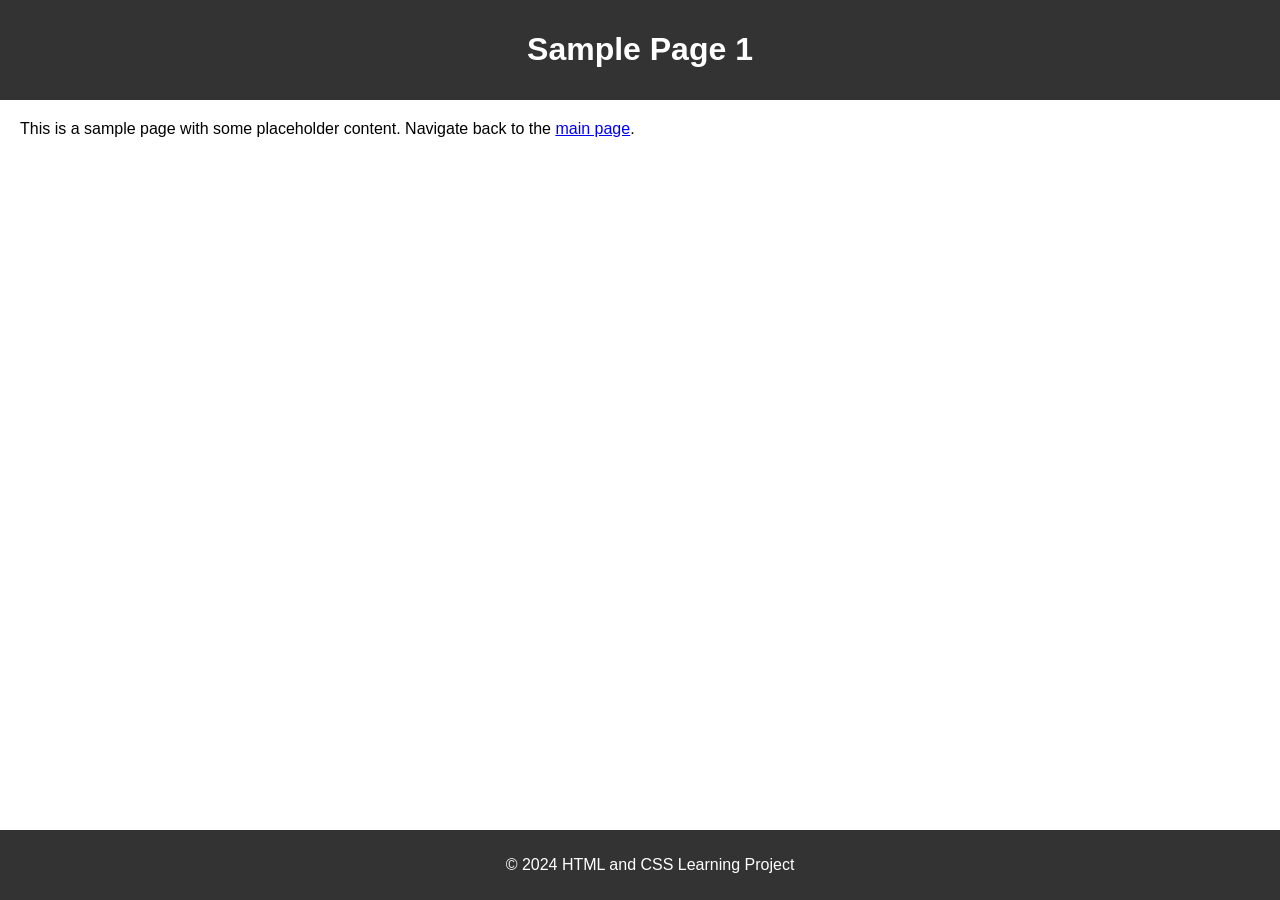
<file: week1/task1/page1.html>
<!DOCTYPE html>
<html lang="en">
<head>
    <meta charset="UTF-8">
    <meta name="viewport" content="width=device-width, initial-scale=1.0">
    <title>Sample Page 1</title>
    <link rel="stylesheet" href="styles.css">
</head>
<body>
    <header>
        <h1>Sample Page 1</h1>
    </header>

    <section>
        <p>This is a sample page with some placeholder content. Navigate back to the <a href="index.html">main page</a>.</p>
    </section>

    <footer>
        <p>&copy; 2024 HTML and CSS Learning Project</p>
    </footer>
</body>
</html>
</file>
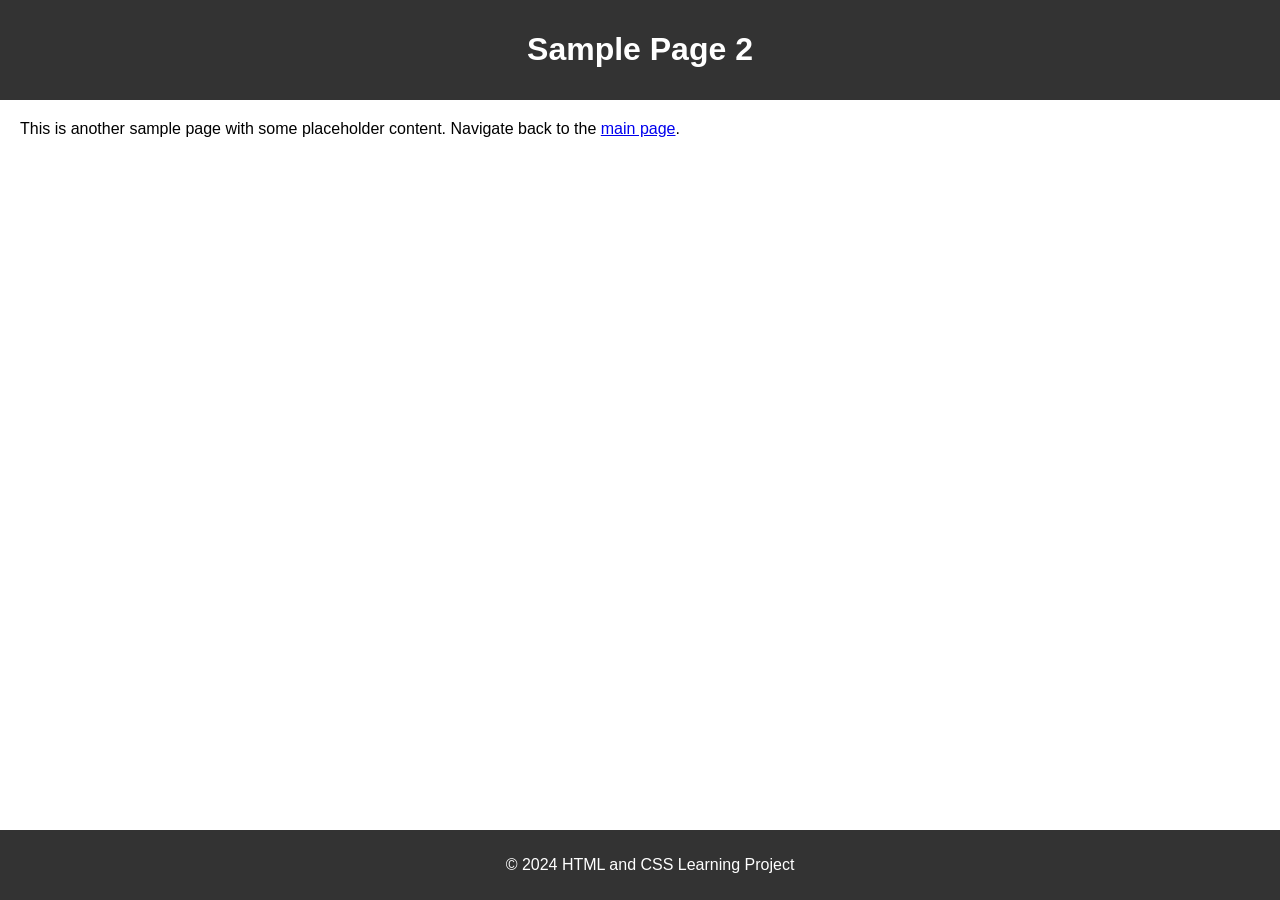
<file: week1/task1/page2.html>
<!DOCTYPE html>
<html lang="en">
<head>
    <meta charset="UTF-8">
    <meta name="viewport" content="width=device-width, initial-scale=1.0">
    <title>Sample Page 2</title>
    <link rel="stylesheet" href="styles.css">
</head>
<body>
    <header>
        <h1>Sample Page 2</h1>
    </header>

    <section>
        <p>This is another sample page with some placeholder content. Navigate back to the <a href="index.html">main page</a>.</p>
    </section>

    <footer>
        <p>&copy; 2024 HTML and CSS Learning Project</p>
    </footer>
</body>
</html>
</file>
<file: week1/task1/styles.css>
/* General reset and global styles */
body {
  font-family: Arial, sans-serif;
  margin: 0;
  padding: 0;
}
body section{
  margin:20px;
}

/* Header styles */
header {
  background-color: #333;
  color: #fff;
  text-align: center;
  padding: 10px;
}

/* Aside styles */
aside {
  background-color: #f0f0f0;
  padding: 10px;
  width: 25%;
  float: right;
}

/* Main content styles */
main {
  padding: 20px;
}

/* Form styles */
form {
  background-color: #f0f0f0;
  padding: 20px;
  border-radius: 5px;
  margin-bottom: 20px;
}

/* Form input styles */
input[type="text"],
input[type="email"],
input[type="tel"] {
  width: calc(100% - 22px);
  padding: 10px;
  margin: 5px 0 10px;
  border: 1px solid #ccc;
  border-radius: 4px;
  box-sizing: border-box;
}

/* Label styles */
label {
  display: block;
  margin: 10px 0 5px;
}

/* Footer styles */
footer {
  background-color: #333;
  color: #fff;
  text-align: center;
  padding: 10px;
  position: fixed;
  width: 100%;
  bottom: 0;
}

/* Enhanced Task: Input Submit Button styles */
/* Uncomment the following properties to enable the button styling */
input[type="submit"] {
  background-color: #4CAF50;
  color: white;
  padding: 10px 20px;
  border: none;
  border-radius: 4px;
  cursor: pointer;
}

input[type="submit"]:hover {
  background-color: #45a049;
}
</file>
<file: week1/tasks2/styles.css>
body {
  font-family: Arial, sans-serif;
  background-color: #f0f0f0;
  display: flex;
  justify-content: center;
  align-items: center;
  height: 100vh;
  margin: 0;
}

.container {
  background-color: #fff;
  padding: 20px;
  border-radius: 8px;
  box-shadow: 0 0 10px rgba(0, 0, 0, 0.1);
  width: 1200px; /* Increased width */
  text-align: center;
}

h2 {
  margin-bottom: 20px;
}

.content {
  display: flex;
  justify-content: space-between;
}

.form-container, .table-container {
  width: 48%;
}

form {
  margin-bottom: 20px;
  text-align: left;
}

input[type="text"], input[type="number"] {
  padding: 8px;
  margin: 10px 0;
  width: calc(100% - 16px);
  box-sizing: border-box;
}

button {
  padding: 8px;
  background-color: #4CAF50;
  color: white;
  border: none;
  cursor: pointer;
  width: 100%;
  margin-top: 10px;
}

button:hover {
  background-color: #45a049;
}

.table-container {
  max-height: 400px; /* Set a maximum height */
  overflow-y: auto;  /* Enable vertical scrolling */
}

table {
  width: 100%;
  border-collapse: collapse;
  table-layout: fixed; /* Ensure cells do not expand beyond table width */
  word-wrap: break-word; /* Ensure long text wraps within cells */
}

th, td {
  padding: 8px;
  text-align: left;
  border-bottom: 1px solid #ddd;
  overflow-wrap: break-word; /* Ensure long text breaks within cells */
}

th {
  background-color: #f2f2f2;
}

tbody tr:hover {
  background-color: #f5f5f5;
}

.edit-button {
  background-color: #007BFF; /* Blue color for edit button */
  color: white;
  border: none;
  padding: 5px 10px;
  cursor: pointer;
}

.edit-button:hover {
  background-color: #0056b3; /* Darker blue on hover */
}

.delete-button {
  background-color: #DC3545; /* Red color for delete button */
  color: white;
  border: none;
  padding: 5px 10px;
  cursor: pointer;
}

.delete-button:hover {
  background-color: #c82333; /* Darker red on hover */
}
</file>
